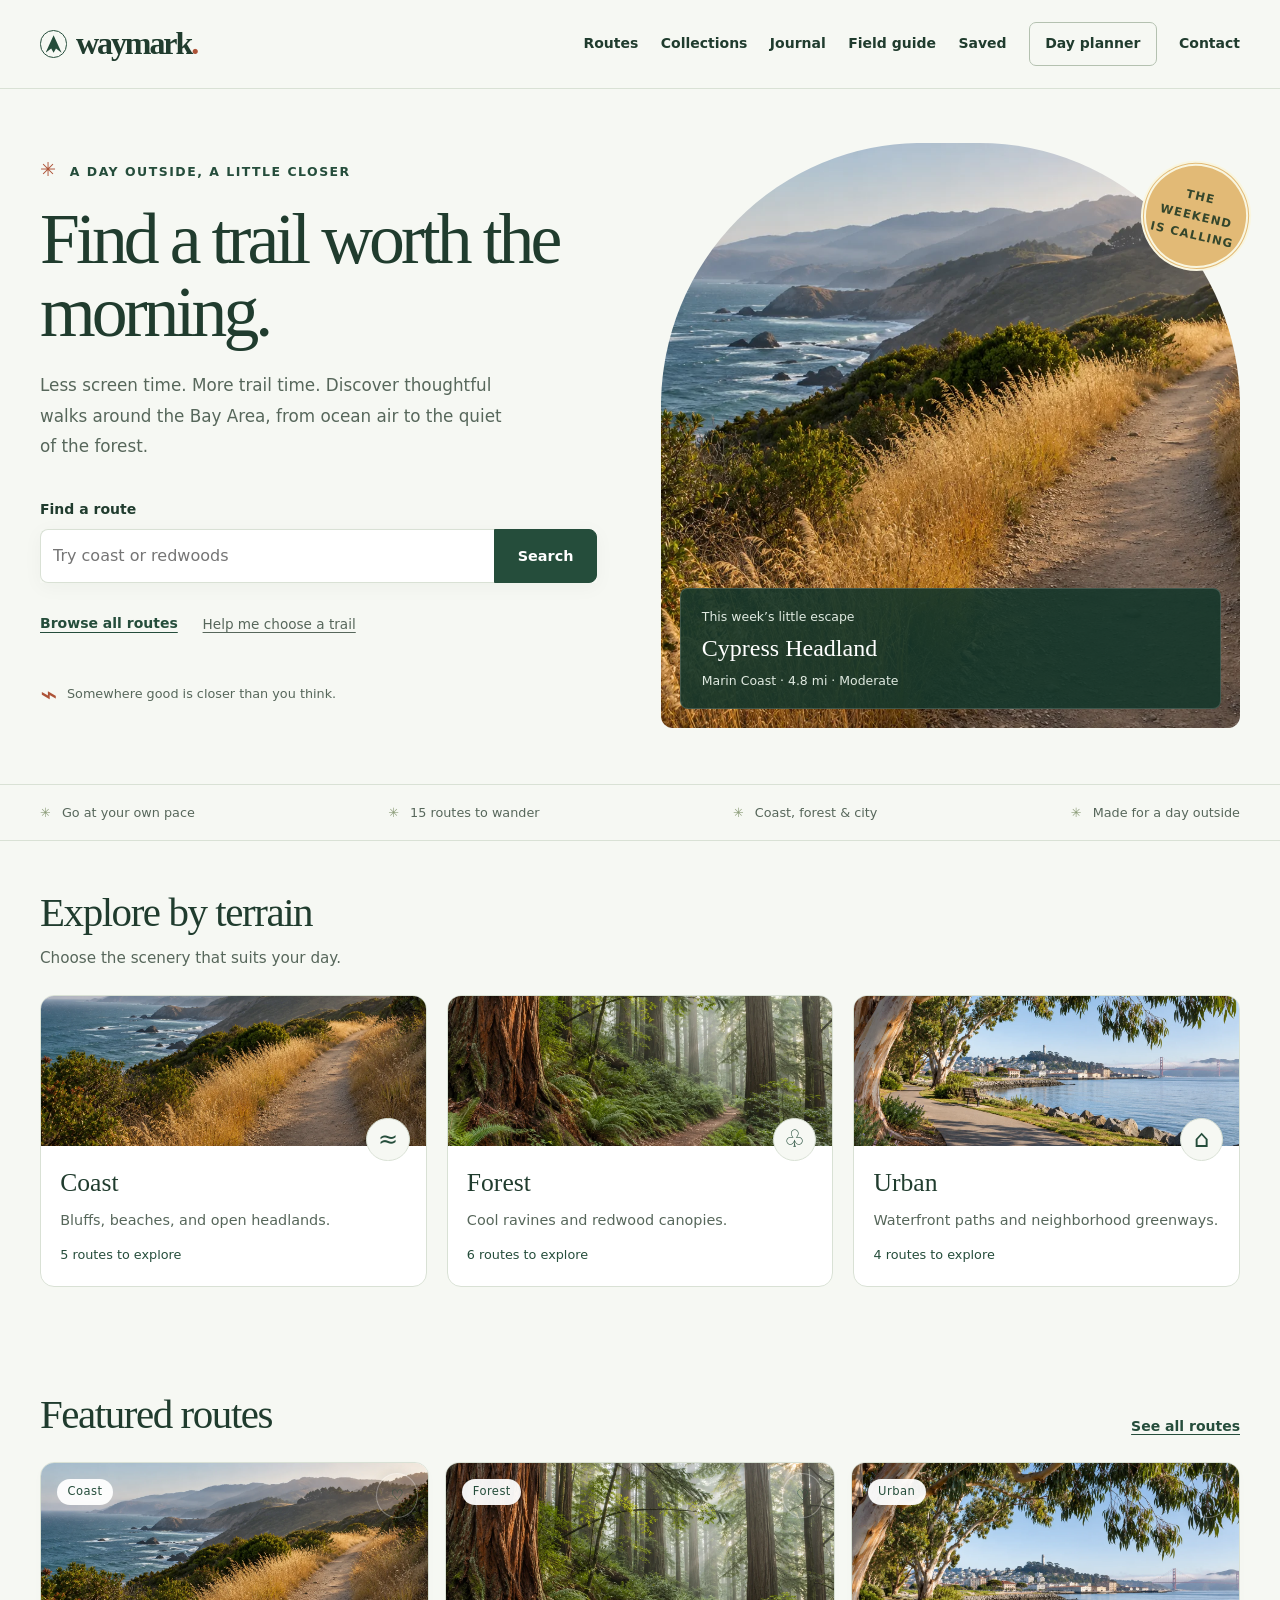
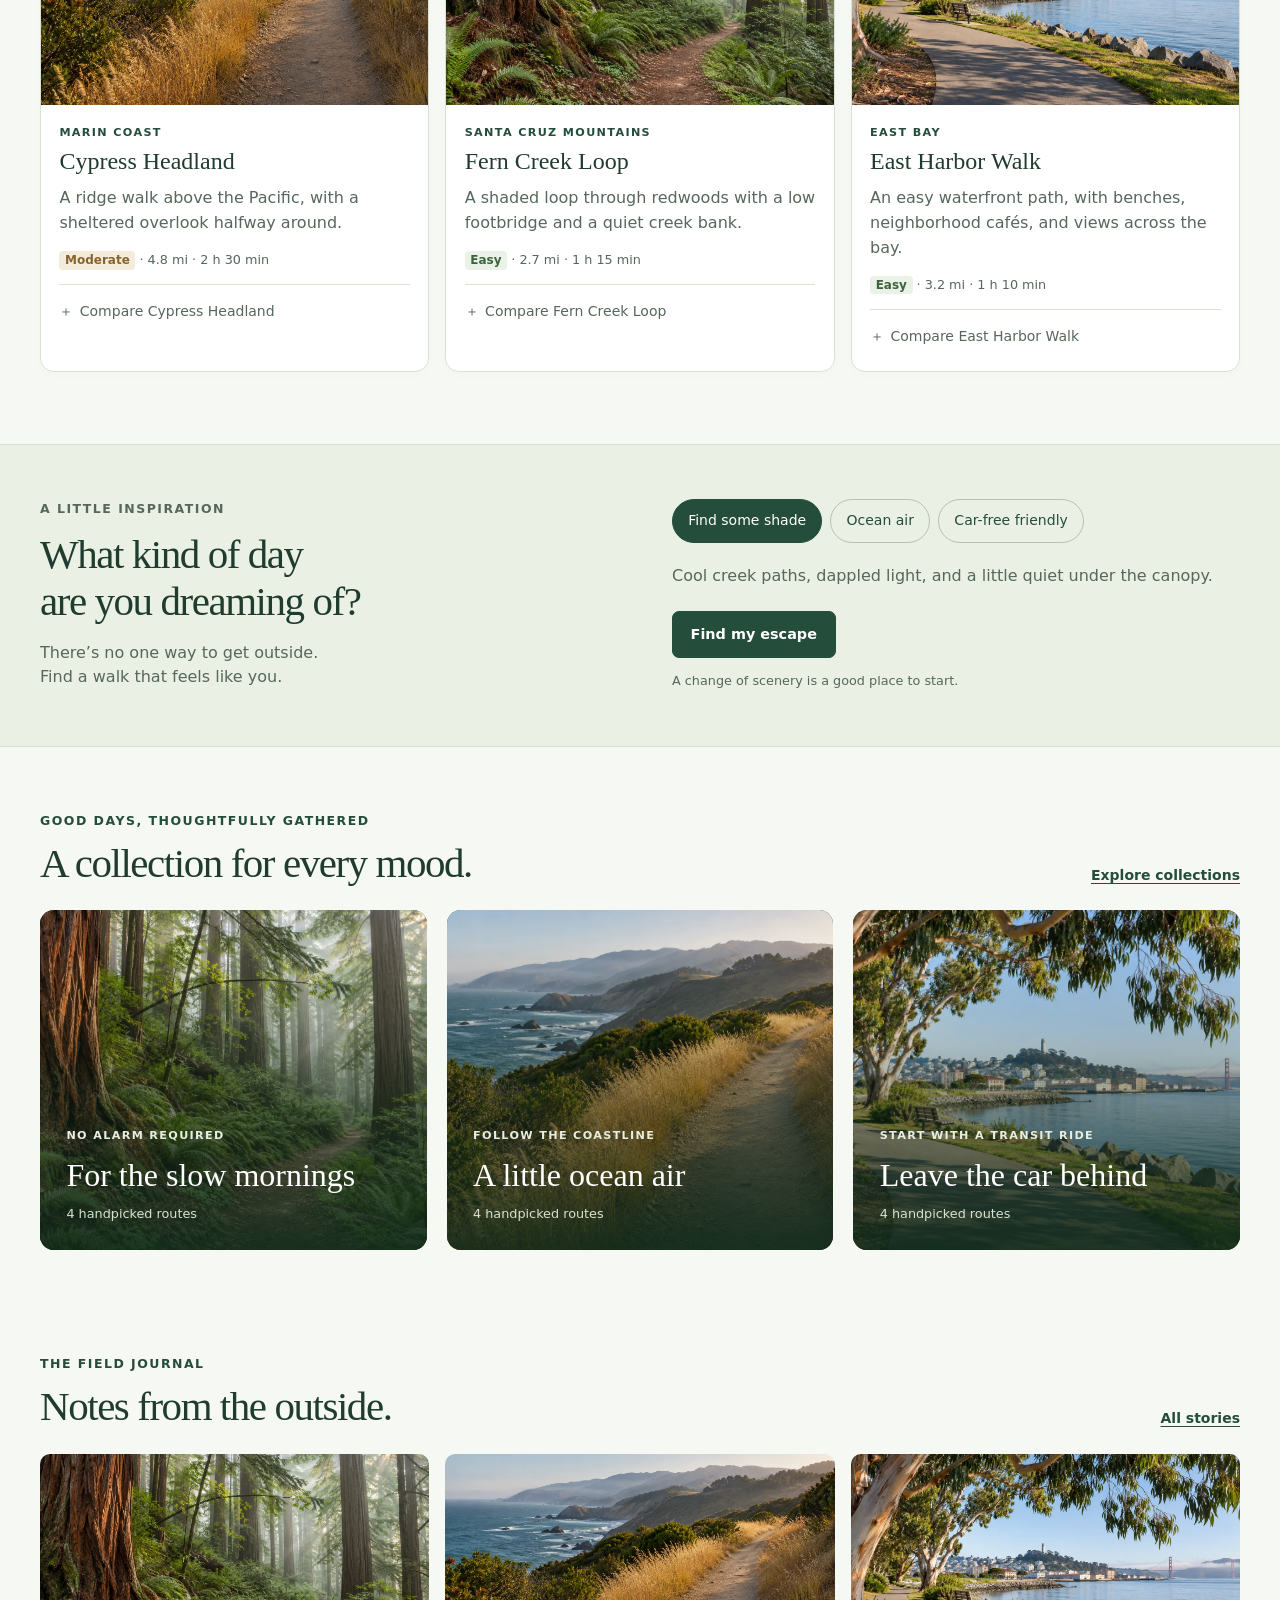
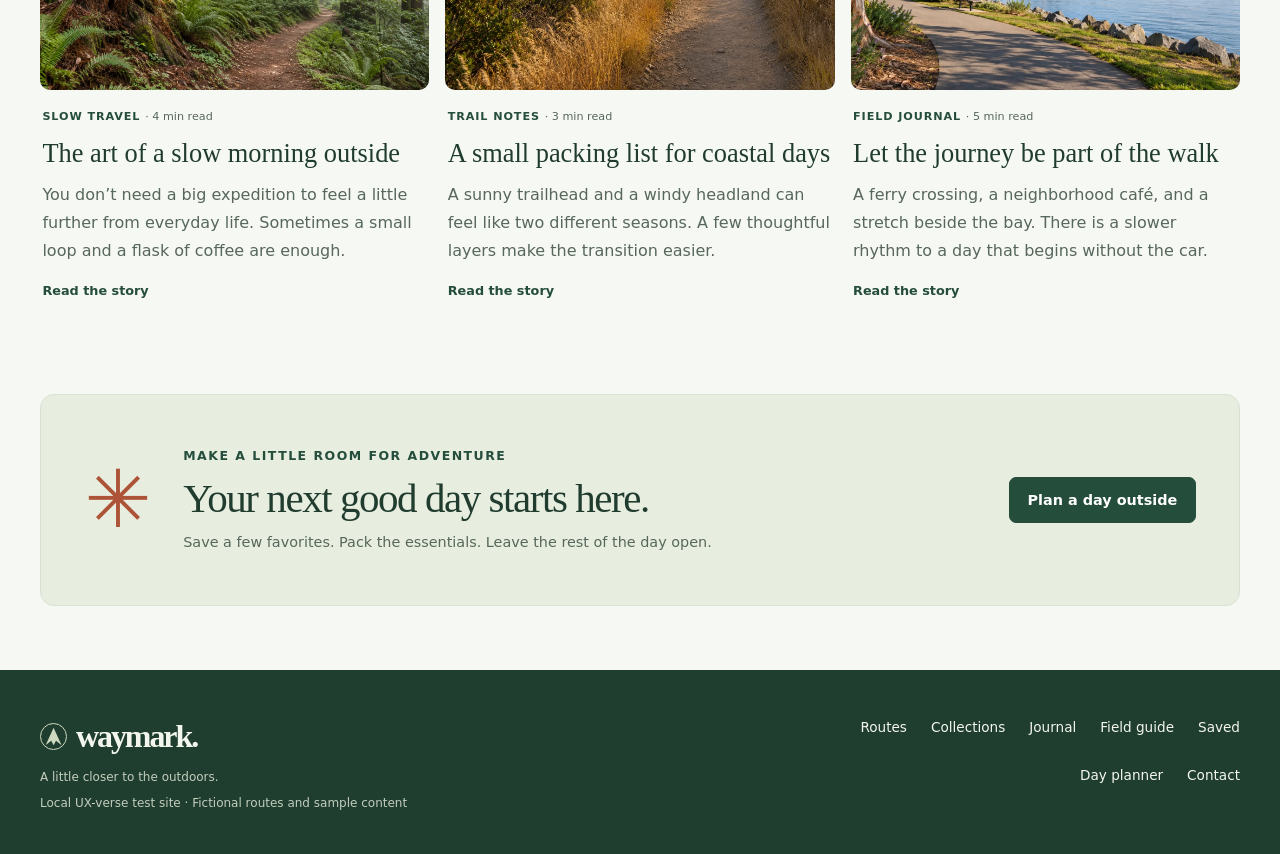
<file: mock/index.html>
<!doctype html>
<html lang="en">
<head>
  <meta charset="utf-8">
  <meta name="viewport" content="width=device-width, initial-scale=1">
  <meta name="description" content="Find your next Bay Area day hike, from coastal headlands to city waterfronts.">
  <title>Waymark · Bay Area day hikes</title>
  <link rel="stylesheet" href="site.css">
  <script type="module" src="site.js"></script>
</head>
<body data-page="home">
  <a class="skip" href="#main">Skip to content</a>
  <header class="header" id="header"></header>
  <main id="main"></main>
  <footer id="footer"></footer>
</body>
</html>
</file>
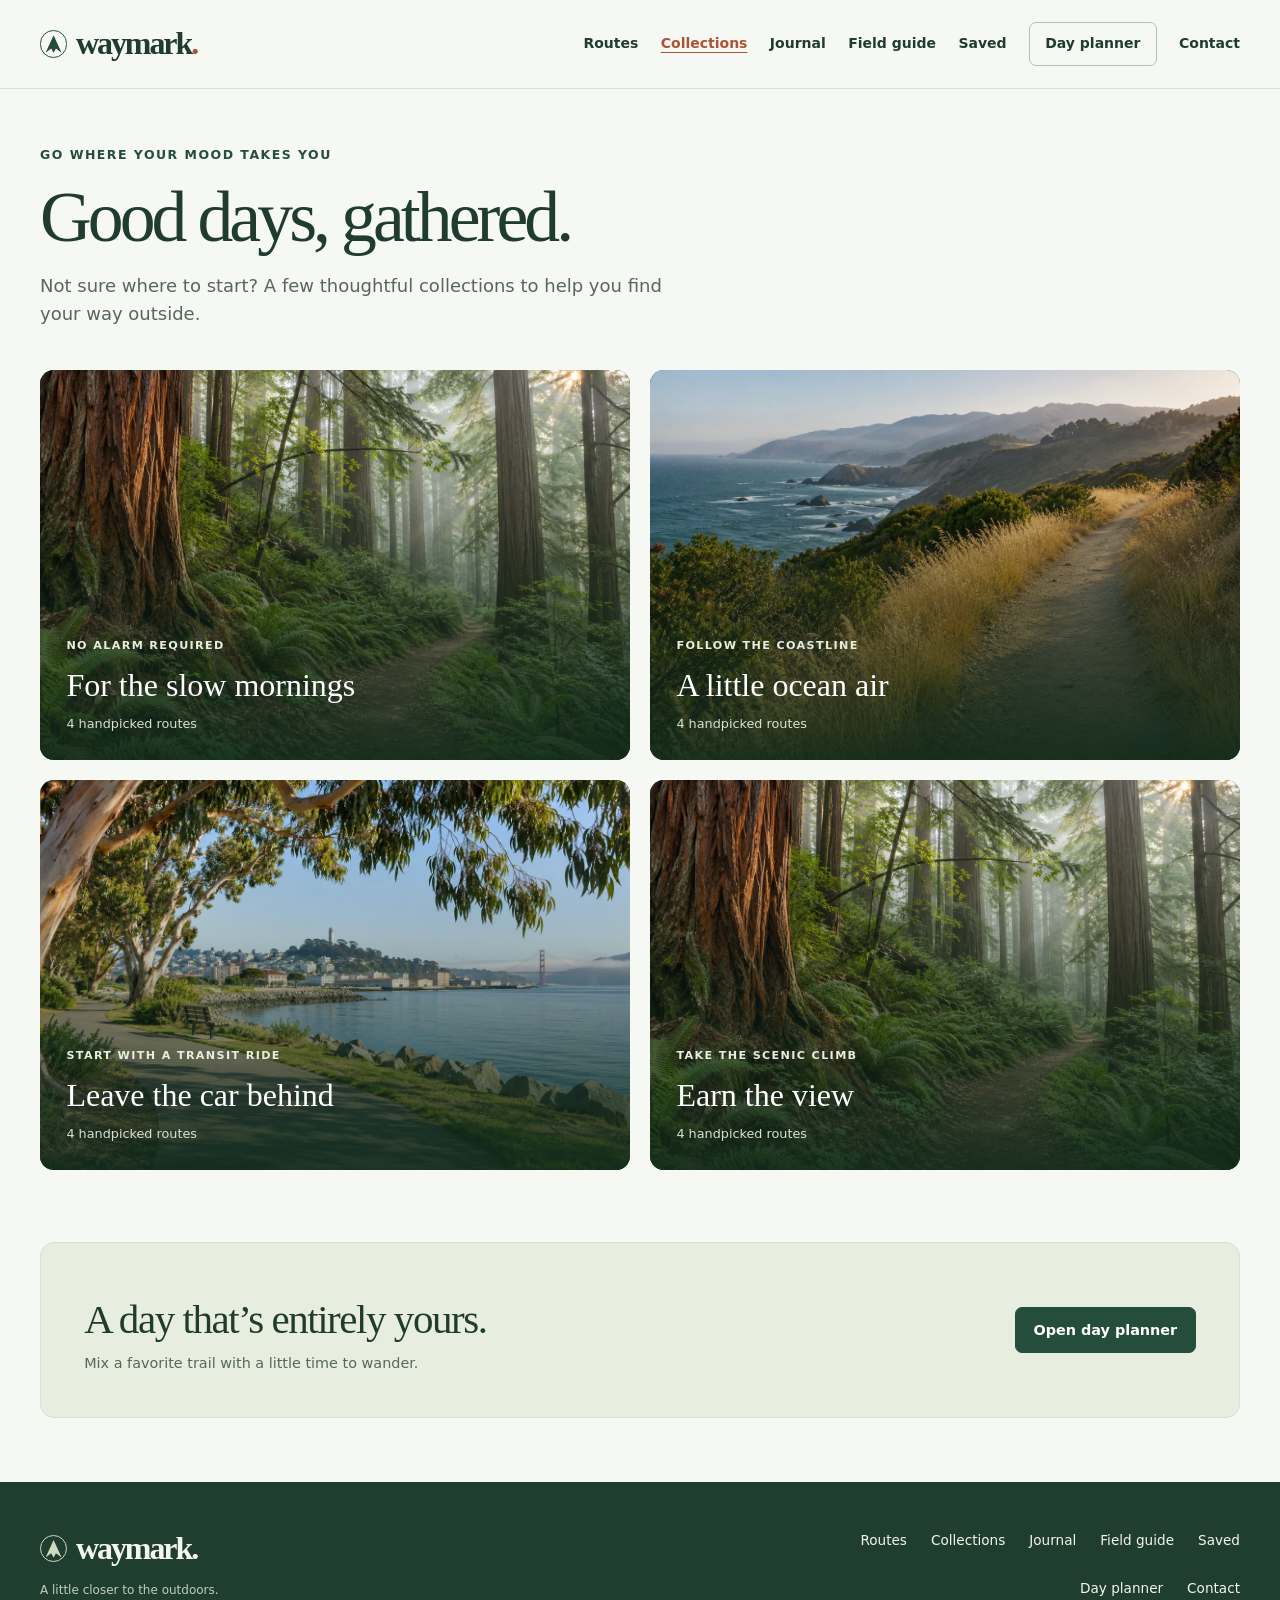
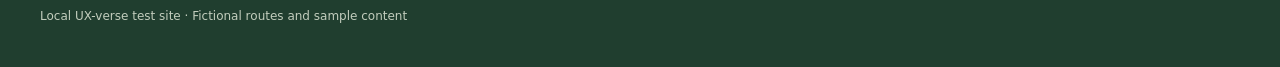
<file: mock/collections.html>
<!doctype html>
<html lang="en">
<head><meta charset="utf-8"><meta name="viewport" content="width=device-width, initial-scale=1"><meta name="description" content="Thoughtfully gathered fictional walks for every kind of day."><title>Collections · Waymark</title><link rel="stylesheet" href="site.css"><script type="module" src="site.js"></script></head>
<body data-page="collections"><a class="skip" href="#main">Skip to content</a><header class="header" id="header"></header><main id="main"></main><footer id="footer"></footer></body>
</html>
</file>
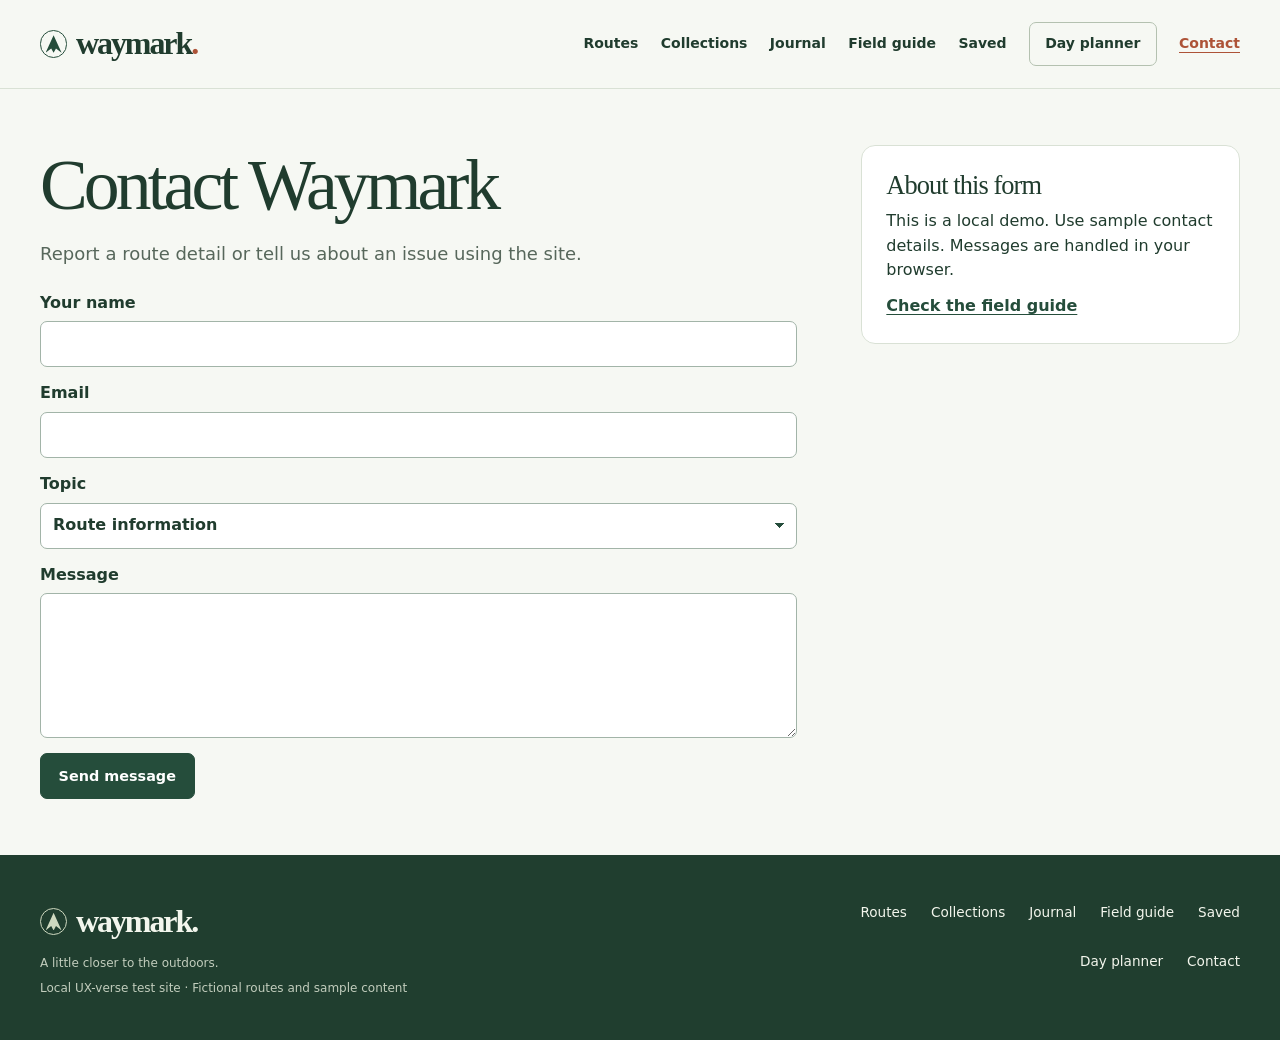
<file: mock/contact.html>
<!doctype html>
<html lang="en">
<head>
  <meta charset="utf-8">
  <meta name="viewport" content="width=device-width, initial-scale=1">
  <title>Contact · Waymark</title>
  <link rel="stylesheet" href="site.css">
  <script type="module" src="site.js"></script>
</head>
<body data-page="contact">
  <a class="skip" href="#main">Skip to content</a>
  <header class="header" id="header"></header>
  <main id="main"></main>
  <footer id="footer"></footer>
</body>
</html>
</file>
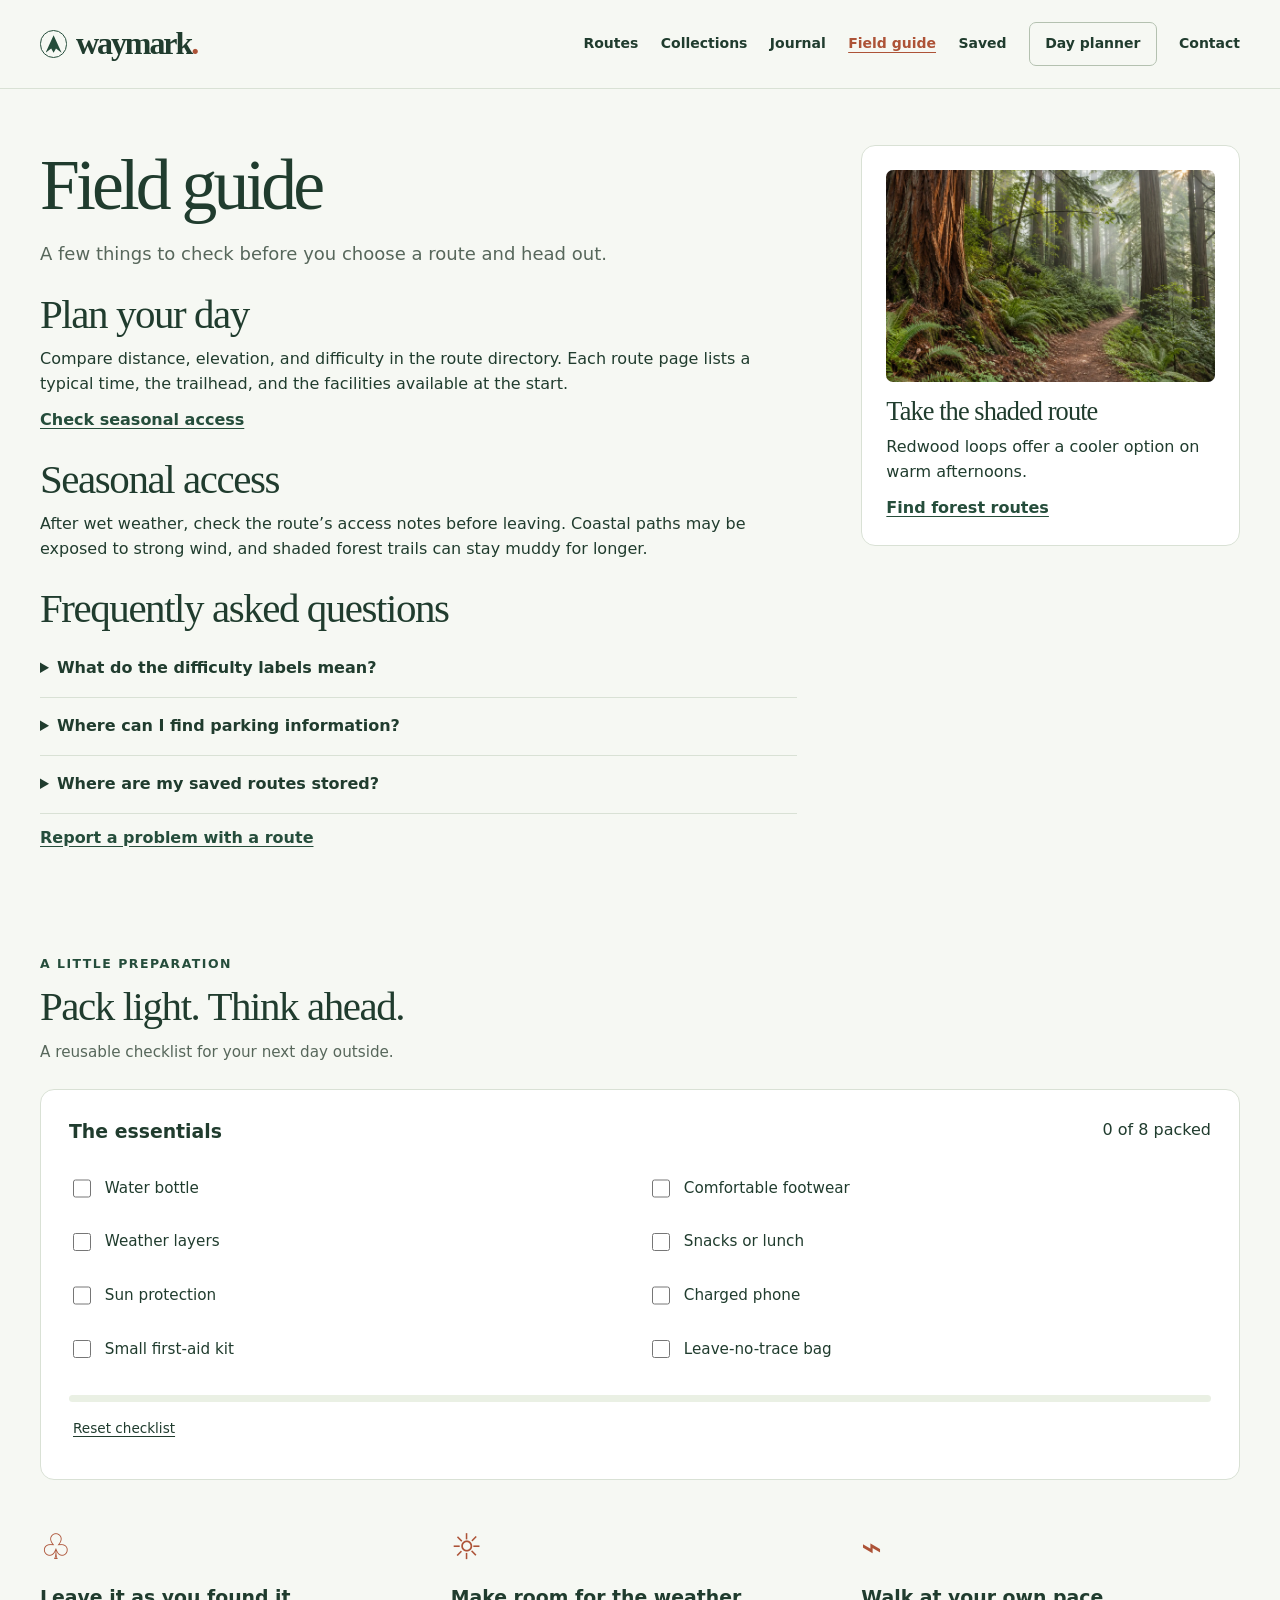
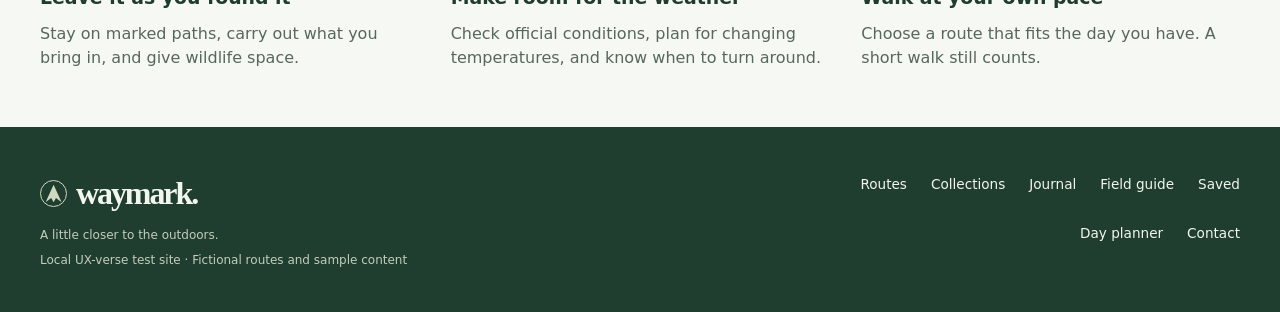
<file: mock/guide.html>
<!doctype html>
<html lang="en">
<head>
  <meta charset="utf-8">
  <meta name="viewport" content="width=device-width, initial-scale=1">
  <title>Field guide · Waymark</title>
  <link rel="stylesheet" href="site.css">
  <script type="module" src="site.js"></script>
</head>
<body data-page="guide">
  <a class="skip" href="#main">Skip to content</a>
  <header class="header" id="header"></header>
  <main id="main"></main>
  <footer id="footer"></footer>
</body>
</html>
</file>
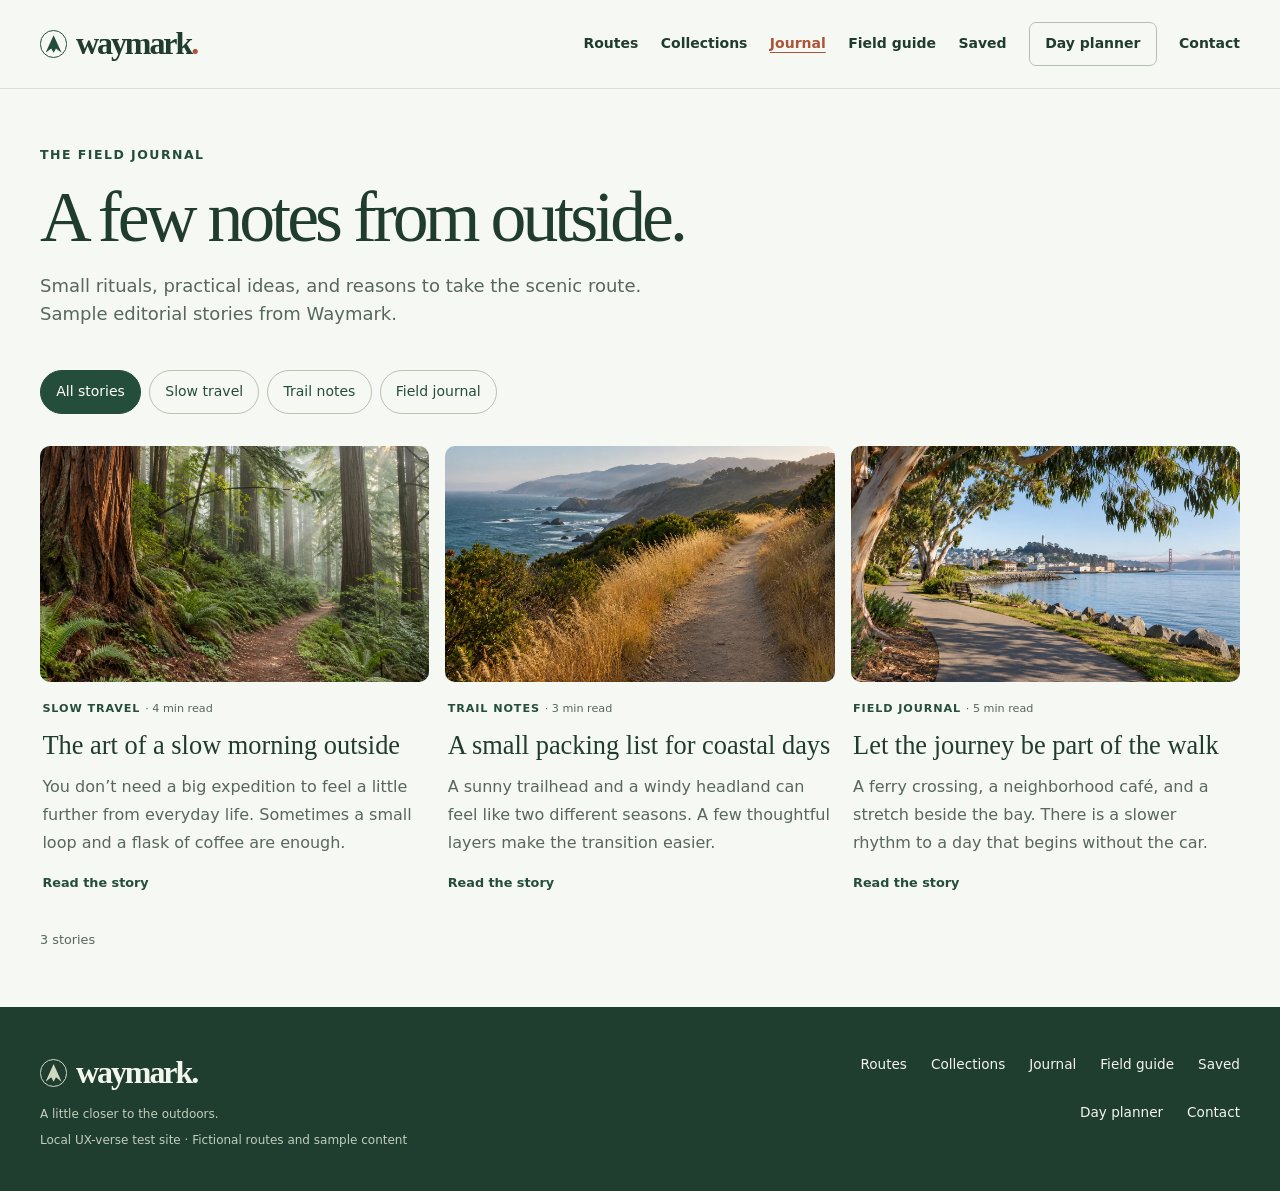
<file: mock/journal.html>
<!doctype html>
<html lang="en">
<head><meta charset="utf-8"><meta name="viewport" content="width=device-width, initial-scale=1"><meta name="description" content="Small rituals and practical ideas for a day outside. Sample stories from Waymark."><title>Field journal · Waymark</title><link rel="stylesheet" href="site.css"><script type="module" src="site.js"></script></head>
<body data-page="journal"><a class="skip" href="#main">Skip to content</a><header class="header" id="header"></header><main id="main"></main><footer id="footer"></footer></body>
</html>
</file>
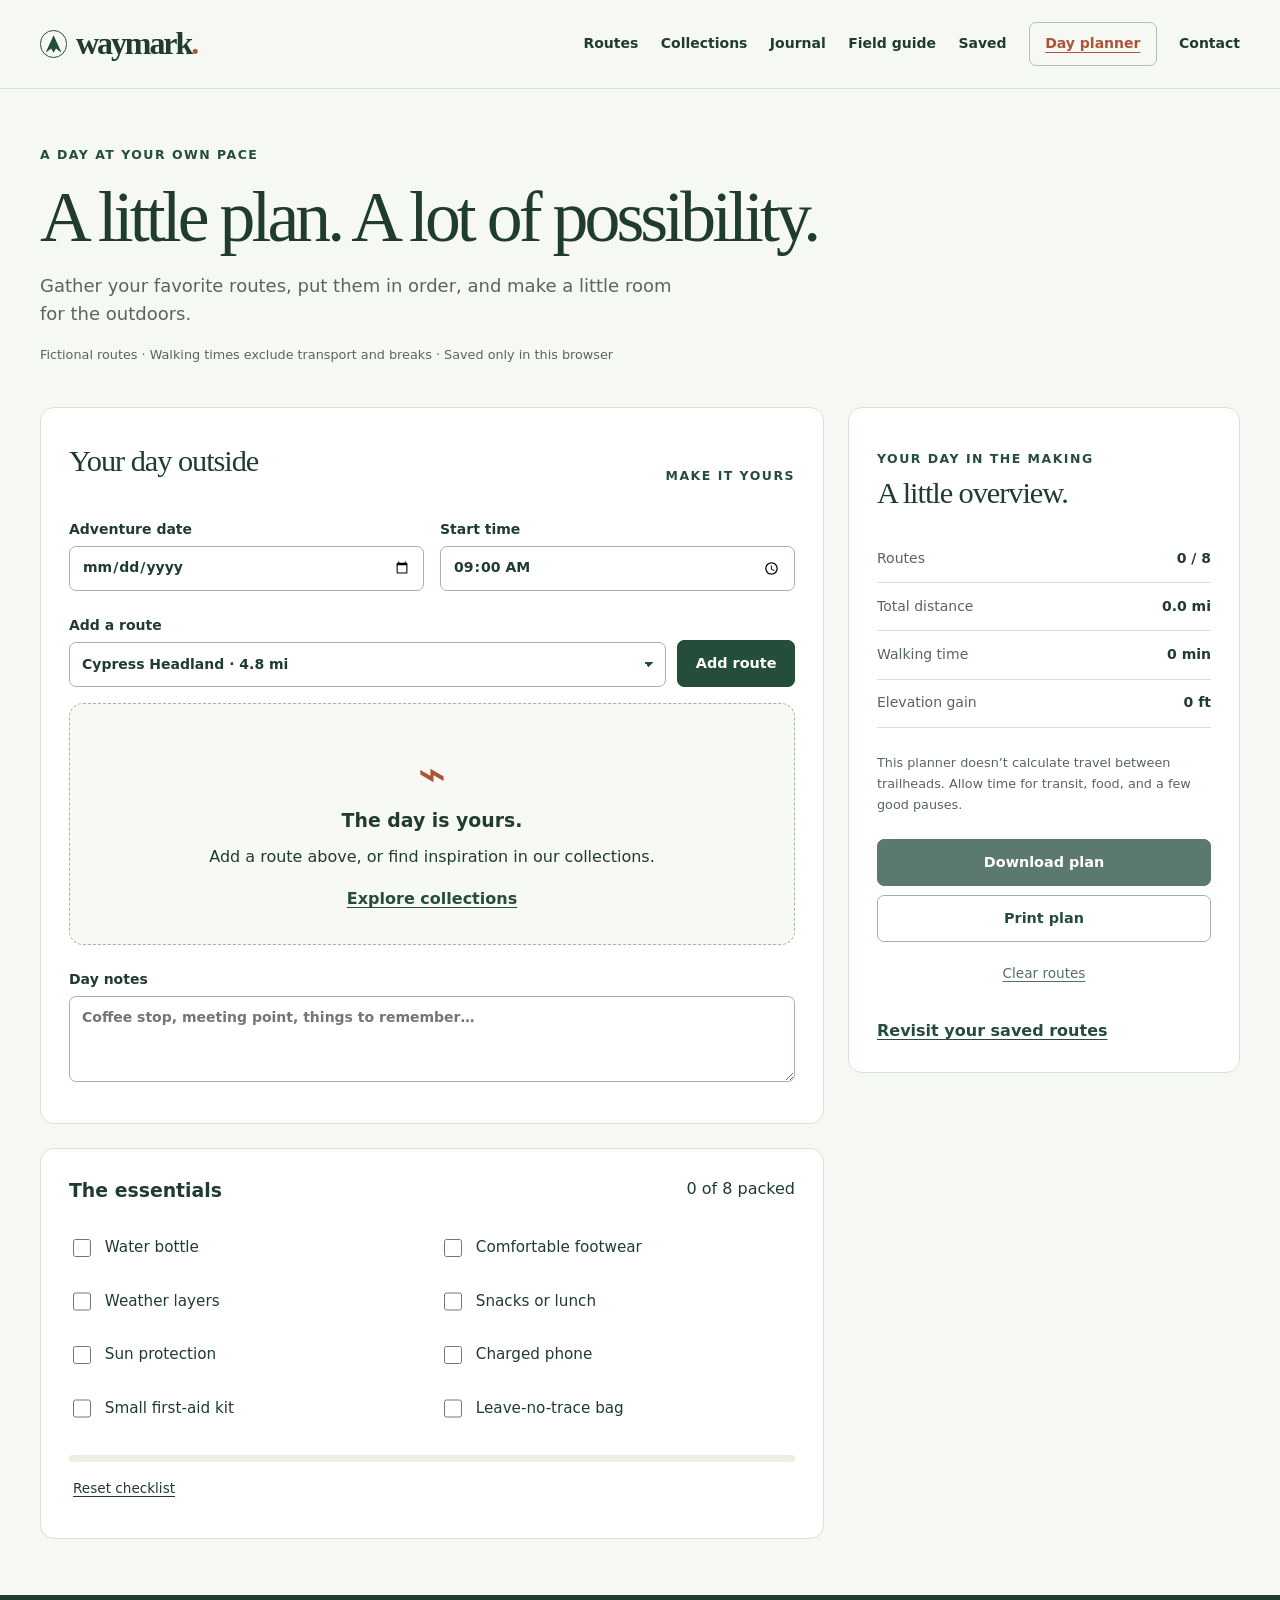
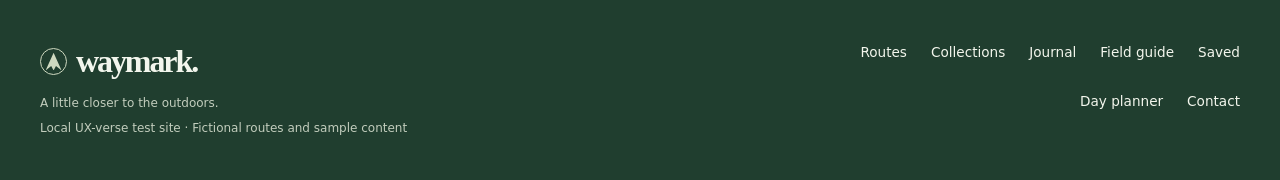
<file: mock/planner.html>
<!doctype html>
<html lang="en">
<head><meta charset="utf-8"><meta name="viewport" content="width=device-width, initial-scale=1"><meta name="description" content="Build a fictional day itinerary, reorder walks, and pack the essentials."><title>Day planner · Waymark</title><link rel="stylesheet" href="site.css"><script type="module" src="site.js"></script></head>
<body data-page="planner"><a class="skip" href="#main">Skip to content</a><header class="header" id="header"></header><main id="main"></main><footer id="footer"></footer></body>
</html>
</file>
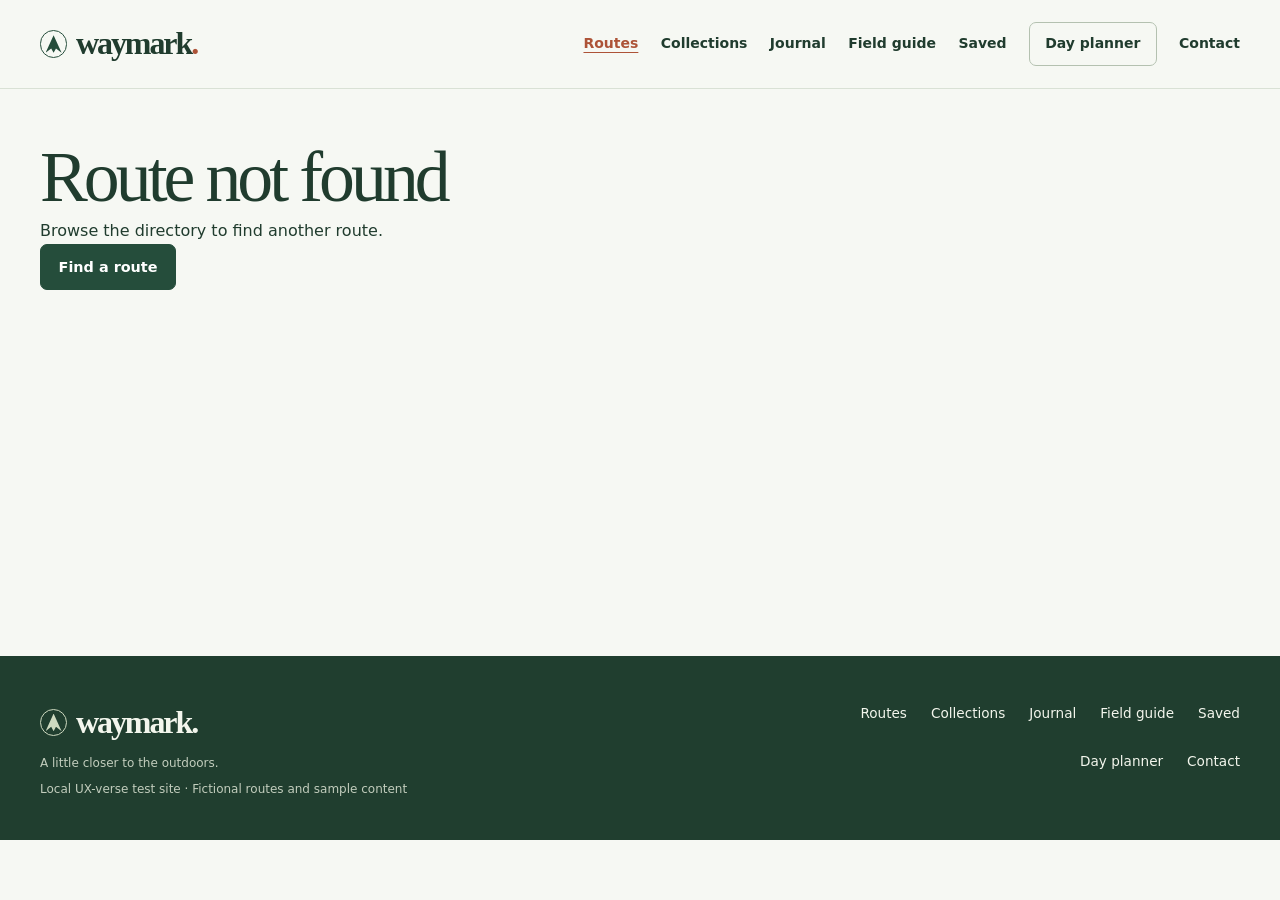
<file: mock/route.html>
<!doctype html>
<html lang="en">
<head>
  <meta charset="utf-8">
  <meta name="viewport" content="width=device-width, initial-scale=1">
  <title>Route details · Waymark</title>
  <link rel="stylesheet" href="site.css">
  <script type="module" src="site.js"></script>
</head>
<body data-page="detail">
  <a class="skip" href="#main">Skip to content</a>
  <header class="header" id="header"></header>
  <main id="main"></main>
  <footer id="footer"></footer>
</body>
</html>
</file>
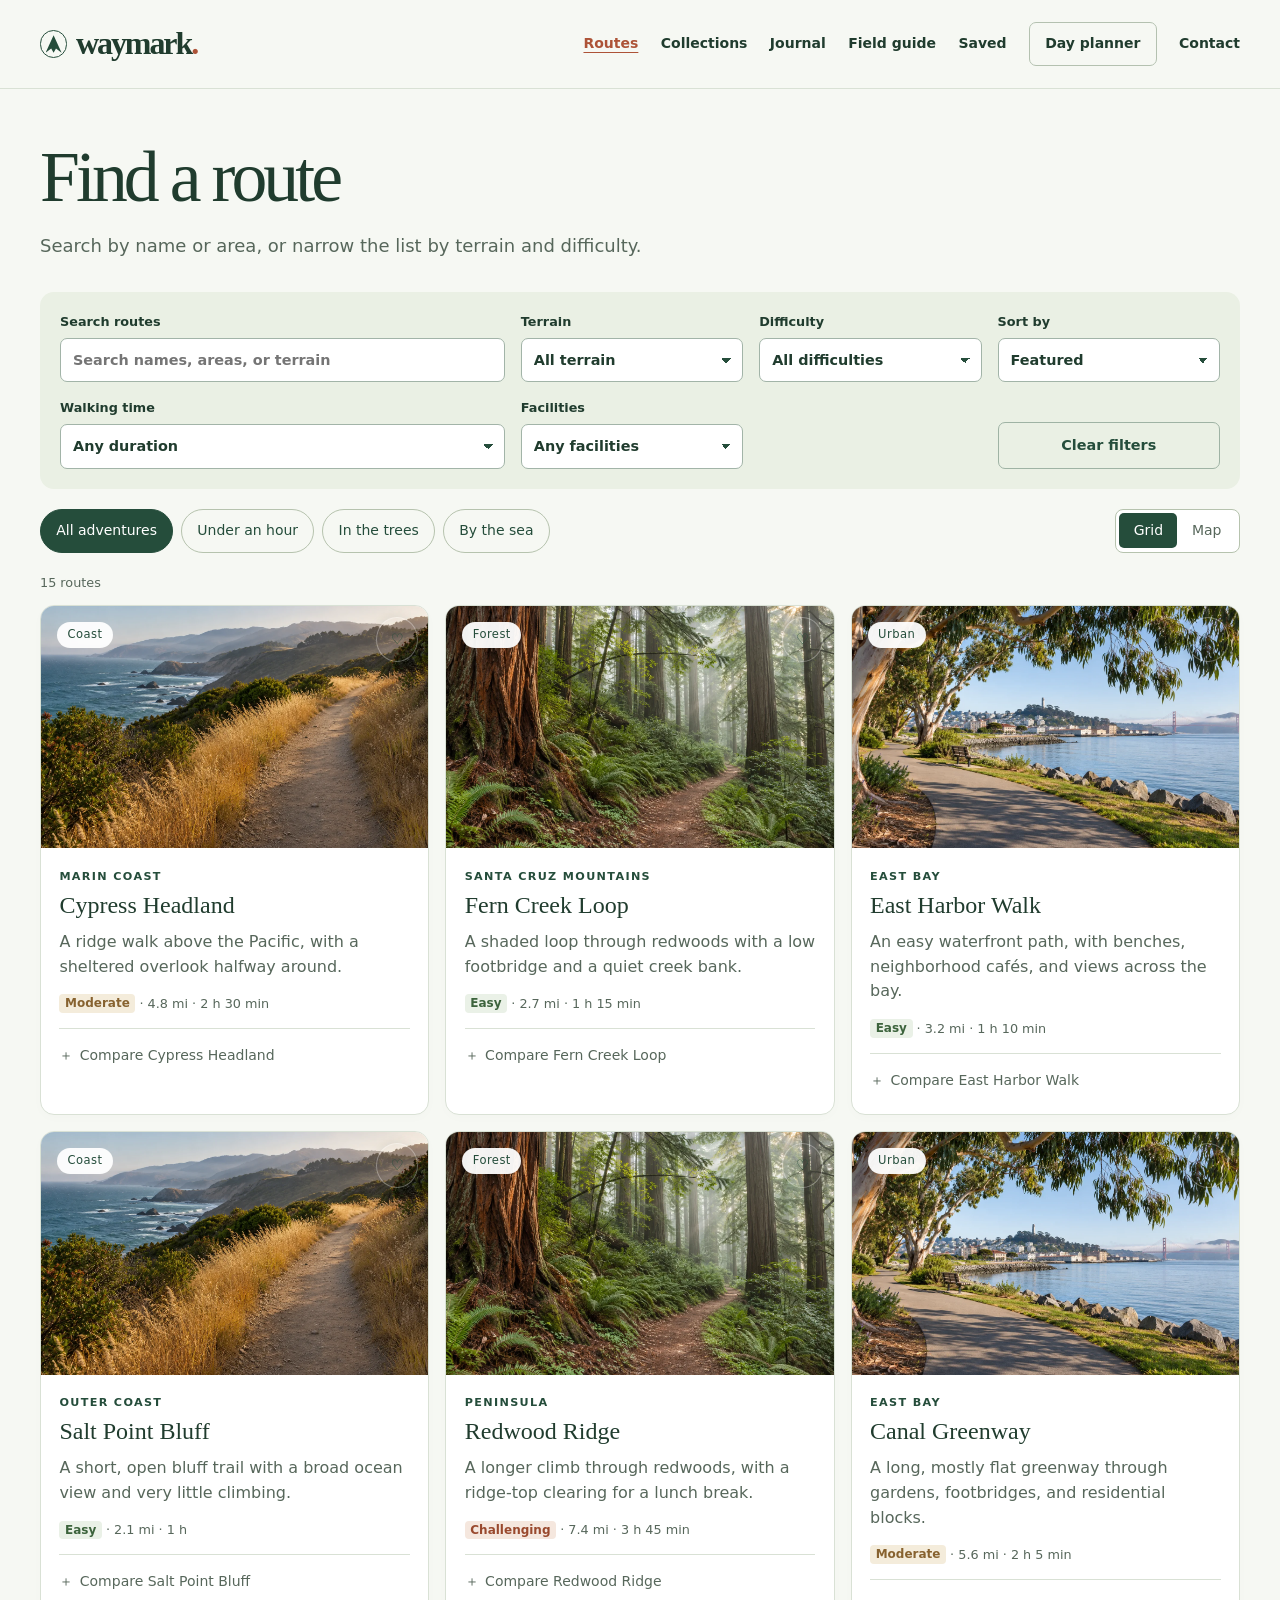
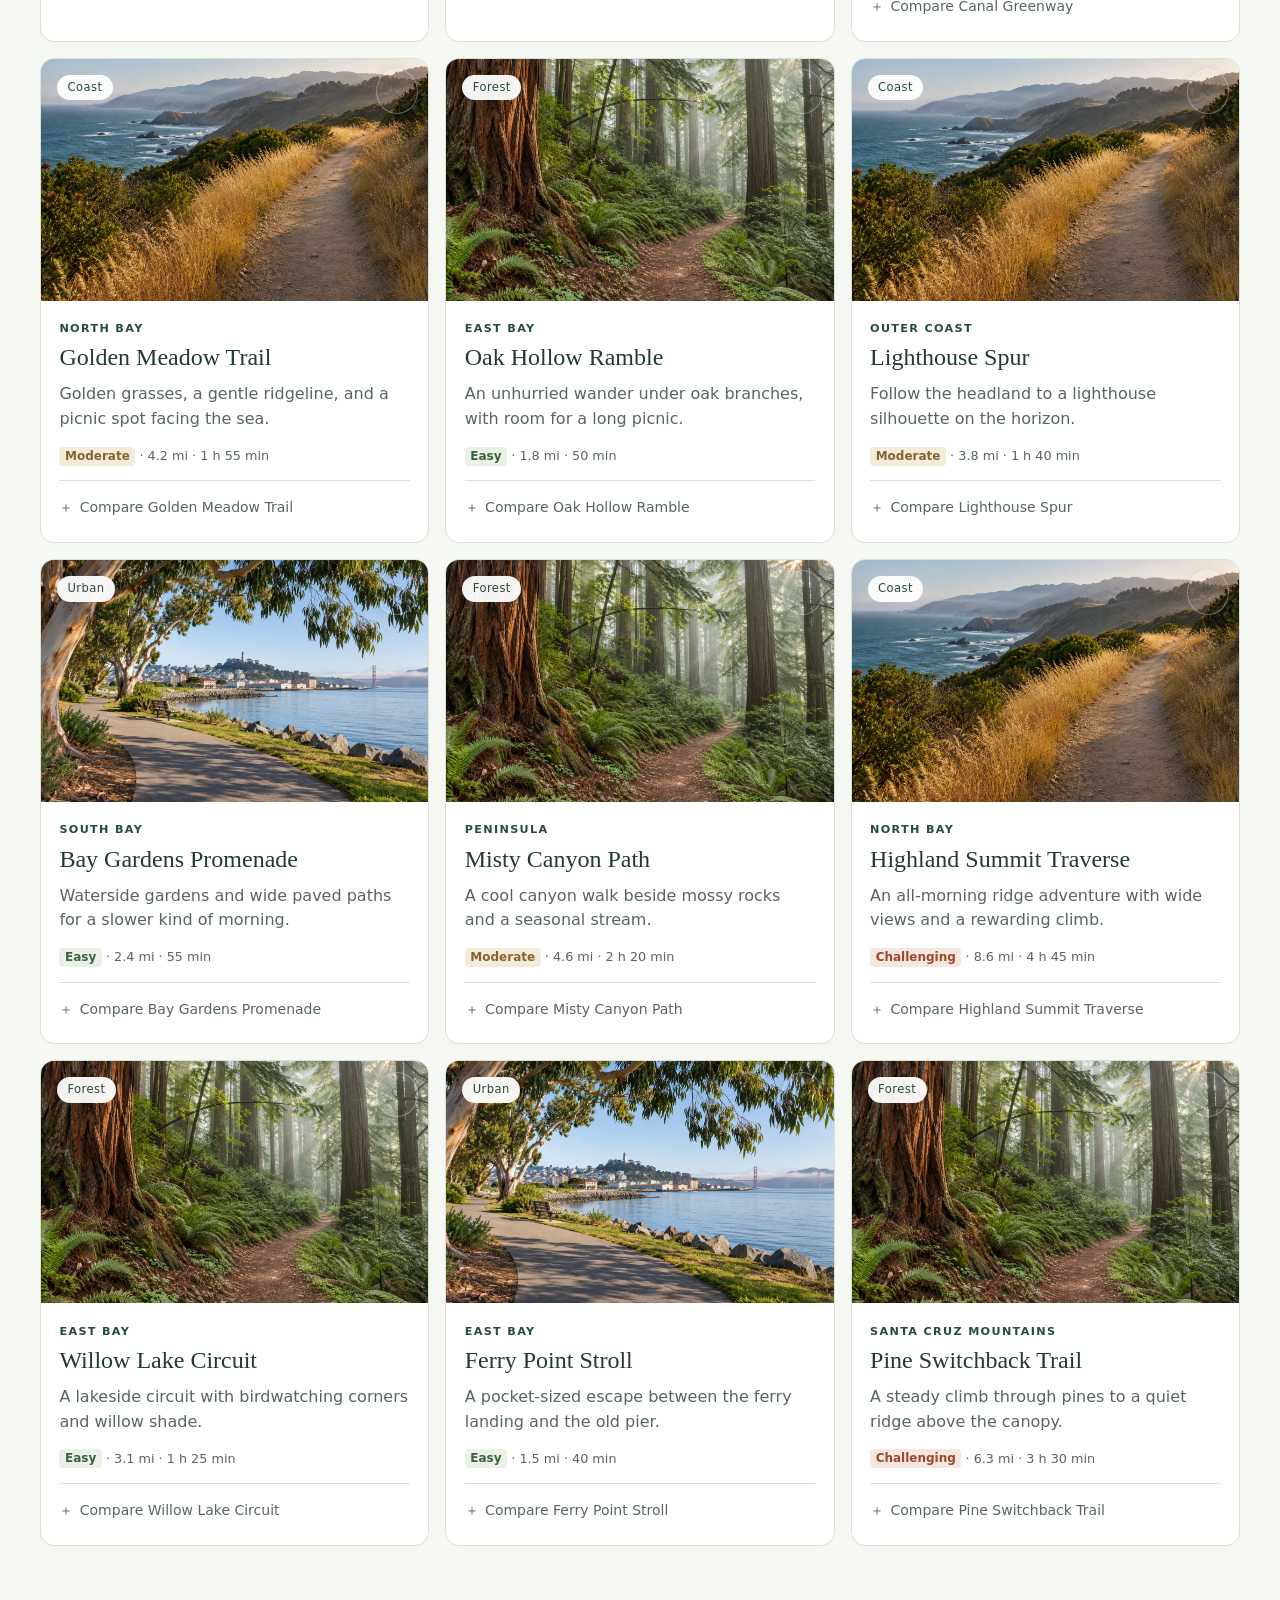
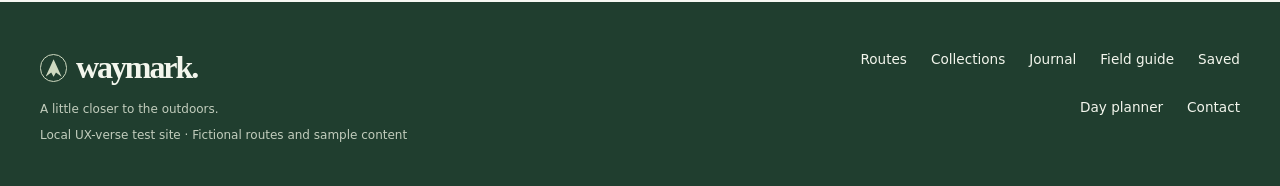
<file: mock/routes.html>
<!doctype html>
<html lang="en">
<head>
  <meta charset="utf-8">
  <meta name="viewport" content="width=device-width, initial-scale=1">
  <title>Find a route · Waymark</title>
  <link rel="stylesheet" href="site.css">
  <script type="module" src="site.js"></script>
</head>
<body data-page="routes">
  <a class="skip" href="#main">Skip to content</a>
  <header class="header" id="header"></header>
  <main id="main"></main>
  <footer id="footer"></footer>
</body>
</html>
</file>
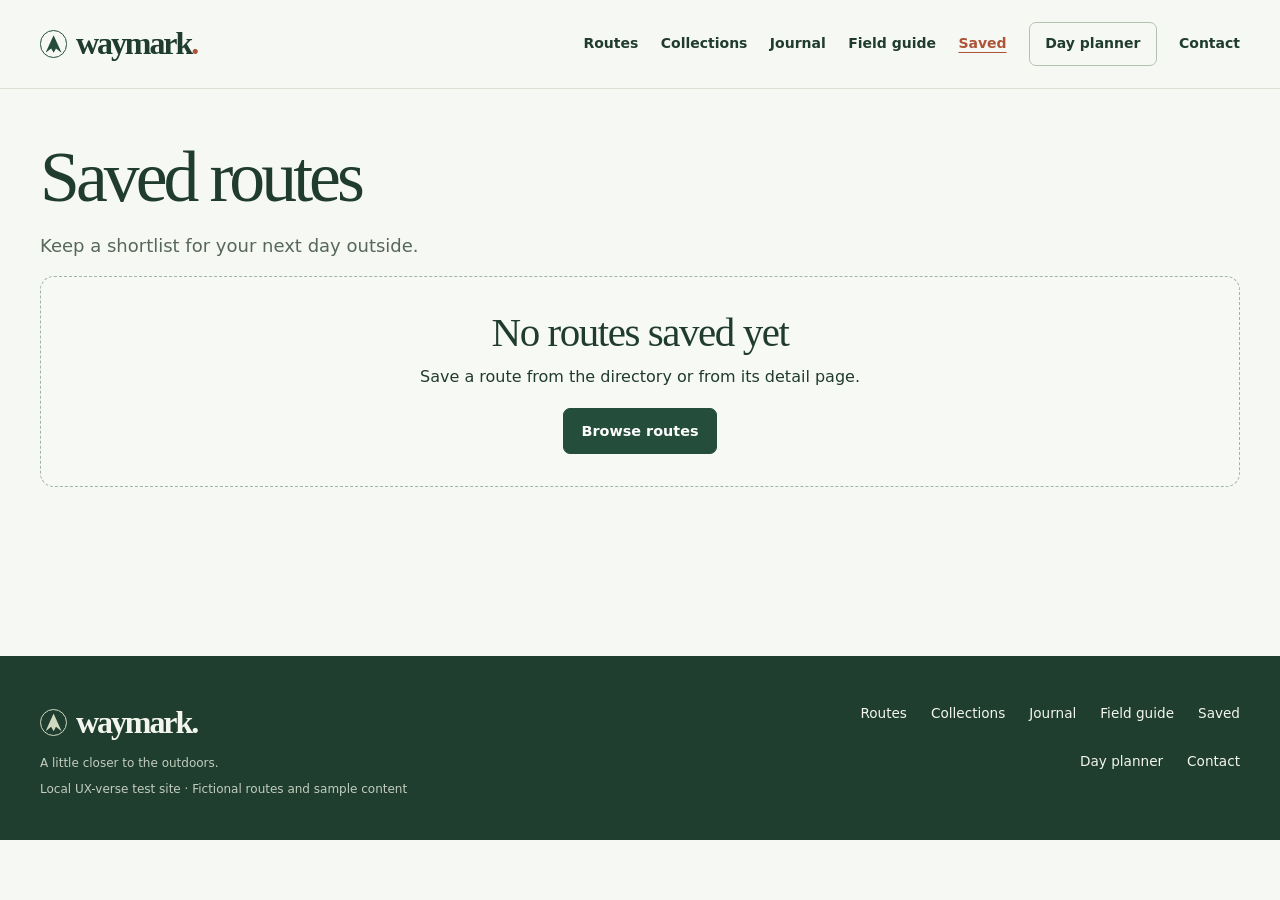
<file: mock/saved.html>
<!doctype html>
<html lang="en">
<head>
  <meta charset="utf-8">
  <meta name="viewport" content="width=device-width, initial-scale=1">
  <title>Saved routes · Waymark</title>
  <link rel="stylesheet" href="site.css">
  <script type="module" src="site.js"></script>
</head>
<body data-page="saved">
  <a class="skip" href="#main">Skip to content</a>
  <header class="header" id="header"></header>
  <main id="main"></main>
  <footer id="footer"></footer>
</body>
</html>
</file>
<file: mock/site.css>
:root {
  color-scheme: light;
  --paper: #f8faf7;
  --white: #fff;
  --ink: #182822;
  --muted: #4d6257;
  --line: #d5ded4;
  --green: #204f40;
  --wash: #e8f0e8;
  --gold: #e5b86c;
  --radius: 12px;
  font: 100%/1.55 system-ui, sans-serif;
  color: var(--ink);
  background: var(--paper);
}

*, *::before, *::after { box-sizing: border-box; }
body { margin: 0; }
[hidden] { display: none !important; }
a { color: inherit; }
button, input, select, textarea { font: inherit; }
button, select { cursor: pointer; }
button:disabled { cursor: wait; opacity: .75; }
img { display: block; max-width: 100%; }
figure, p { margin: 0; }
:focus-visible { outline: 3px solid #a76820; outline-offset: 3px; }
h1, h2, h3 { margin: 0; line-height: 1.14; }
h1, h2, .brand { font-family: Georgia, serif; }
h1 { font-size: clamp(2.6rem, 6vw, 4.5rem); letter-spacing: -.055em; }
h2 { font-size: clamp(1.55rem, 3vw, 2.3rem); letter-spacing: -.035em; }
h3 { font-size: 1.18rem; }
main { min-height: 63vh; }
.wrap { width: min(72rem, calc(100% - 4rem)); margin-inline: auto; }
.skip { position: fixed; left: 1rem; top: 1rem; transform: translateY(-160%); z-index: 5; padding: .75rem 1rem; background: var(--white); }
.skip:focus { transform: none; }

.header { border-bottom: 1px solid var(--line); background: var(--white); }
.topbar, .footer-inner { display: flex; align-items: center; justify-content: space-between; gap: 1rem; padding-block: 1.1rem; }
.brand { display: inline-flex; align-items: center; gap: .6rem; text-decoration: none; font-size: 1.65rem; font-weight: bold; letter-spacing: -.06em; }
.mark { width: 1.35rem; height: 1.35rem; display: inline-grid; place-items: center; background: var(--green); border-radius: .25rem; }
.mark::after { content: ''; width: .65rem; height: .65rem; background: var(--gold); clip-path: polygon(50% 0, 100% 100%, 0 100%); }
.topbar nav, .footer-inner nav { display: flex; align-items: center; flex-wrap: wrap; gap: .45rem 1.35rem; }
.topbar nav a, .footer-inner nav a { text-decoration: none; font-weight: 600; padding: .35rem 0; }
.topbar nav a[aria-current], .topbar nav a:hover, .footer-inner nav a:hover { text-decoration: underline; text-underline-offset: .3em; }
.menu { display: none !important; }

.hero { display: grid; grid-template-columns: .85fr 1.15fr; gap: clamp(2rem, 6vw, 4.75rem); align-items: center; padding-block: 3rem; }
.hero h1 { margin-block: .65rem 1.2rem; }
.hero-search { margin-block: 1.75rem .9rem; }
.hero-search > div { display: flex; gap: .6rem; }
.hero figure { min-width: 0; position: relative; }
.hero figure > img { width: 100%; aspect-ratio: 1.23; object-fit: cover; border-radius: var(--radius); }
.hero figcaption { display: grid; position: absolute; left: .8rem; bottom: .8rem; padding: .7rem 1rem; border-radius: 8px; background: #162a23f0; color: #fff; }
.hero figcaption span { color: #e0eae1; font-size: .875rem; }
.hero figcaption a { font-weight: 700; text-underline-offset: .2em; }
.eyebrow { color: var(--green); font-size: .875rem; font-weight: 750; letter-spacing: .06em; text-transform: uppercase; }
.lede { margin-top: .85rem; color: var(--muted); font-size: 1.125rem; max-width: 40rem; }

.button { display: inline-flex; justify-content: center; align-items: center; min-height: 2.8rem; padding: .5rem 1.05rem; border: 1px solid var(--green); border-radius: 7px; background: var(--green); color: white; font-weight: 650; text-decoration: none; white-space: nowrap; }
.button:hover { background: #143b30; }
.button.secondary { background: var(--white); color: var(--green); border-color: #9fb3a4; }
.button.secondary:hover, .button.secondary[aria-pressed="true"] { background: var(--wash); }
.text-link { color: var(--green); font-weight: 670; text-underline-offset: .2em; }

.section { padding-block: 2.5rem 3rem; }
.section-title { display: flex; align-items: flex-end; justify-content: space-between; gap: 1rem; margin-bottom: 1.25rem; }
.section-title p + h1, .section-title h2 + p { margin-top: .45rem; }
.section-title h2 + p { color: var(--muted); }
.terrain-list, .grid { display: grid; grid-template-columns: repeat(3, minmax(0, 1fr)); gap: 1rem; }
.terrain-list a { display: grid; gap: .3rem; padding: 1rem 1.15rem; border: 1px solid var(--line); border-radius: var(--radius); background: var(--white); text-decoration: none; }
.terrain-list strong { font-size: 1.15rem; }
.terrain-list span { color: var(--muted); }
.terrain-list a:hover { border-color: var(--green); background: var(--wash); }

.card { position: relative; min-width: 0; overflow: hidden; border: 1px solid var(--line); border-radius: var(--radius); background: var(--white); }
.card img { width: 100%; aspect-ratio: 1.72; object-fit: cover; }
.card a { display: block; text-decoration: none; }
.card a:focus-visible { outline-offset: -3px; }
.card a:hover h3 { text-decoration: underline; text-underline-offset: .18em; }
.card-title { display: grid; gap: .3rem; padding: .9rem 1rem .4rem; }
.card-body { display: grid; gap: .75rem; padding: 0 1rem 1rem; color: var(--muted); }
.save { position: absolute; top: .65rem; right: .65rem; width: 2.75rem; padding: 0; font-size: 1.5rem; }
.stats { color: var(--muted); font-size: .92rem; font-weight: 600; }

label { display: grid; gap: .35rem; color: var(--ink); font-weight: 650; }
input, select, textarea { min-width: 0; width: 100%; min-height: 2.8rem; padding: .6rem .75rem; border: 1px solid #a2b4a8; border-radius: 7px; background: var(--white); color: var(--ink); }
select { appearance: none; padding-right: 1.9rem; background-image: linear-gradient(45deg, transparent 50%, var(--green) 50%), linear-gradient(135deg, var(--green) 50%, transparent 50%); background-size: 5px 5px; background-position: right 16px center, right 11px center; background-repeat: no-repeat; }
textarea { resize: vertical; }
.filters { display: grid; grid-template-columns: 2fr repeat(3, minmax(8rem, 1fr)) auto; gap: .9rem; align-items: end; margin-block: 1.5rem 1rem; padding: 1rem; background: var(--wash); border-radius: var(--radius); }
#result-count { margin-bottom: .75rem; }
.empty { grid-column: 1 / -1; border: 1px dashed #a2b4a8; border-radius: var(--radius); padding: 2rem; margin-top: 1rem; text-align: center; }
.empty p { margin-block: .6rem 1.1rem; }

.crumb { display: flex; flex-wrap: wrap; gap: .6rem; color: var(--muted); margin-bottom: 1rem; }
.detail-top { display: grid; grid-template-columns: 2fr 1fr; gap: 1rem; align-items: stretch; }
.photo-button { position: relative; padding: 0; border: 0; border-radius: var(--radius); overflow: hidden; background: var(--wash); }
.photo-button img { width: 100%; height: clamp(14rem, 31vw, 24rem); object-fit: cover; }
.photo-button span { position: absolute; right: .7rem; bottom: .7rem; padding: .45rem .75rem; background: #172a22ed; color: white; border-radius: 6px; font-weight: 600; }
.route-facts { padding: 1.4rem; background: var(--wash); border-radius: var(--radius); }
.route-facts dl { margin: .7rem 0 0; }
.route-facts dl div { display: flex; gap: .75rem; justify-content: space-between; padding-block: .55rem; border-bottom: 1px solid #c4d3c7; }
.route-facts dl div:last-child { border-bottom: 0; }
.route-facts dd { margin: 0; font-weight: 650; }
.detail-sections { margin-block: 1.3rem; max-width: 49rem; }
.tabs { display: flex; flex-wrap: wrap; gap: .4rem; padding-bottom: .7rem; border-bottom: 1px solid var(--line); }
.tabs button { padding: .6rem .85rem; border: 1px solid transparent; border-radius: 7px; background: transparent; color: var(--green); font-weight: 650; }
.tabs button[aria-pressed="true"] { background: var(--wash); border-color: var(--line); }
#route-panel { padding-block: 1.2rem .25rem; }
#route-panel p { margin-block: .65rem .9rem; }
#route-panel ol { margin-block: .5rem 0; }
dialog { width: min(64rem, calc(100% - 2rem)); max-height: 90vh; padding: .75rem; border: 0; border-radius: var(--radius); }
dialog::backdrop { background: #102019bd; }
dialog form { text-align: right; margin-bottom: .5rem; }
dialog img { margin-inline: auto; max-height: 73vh; object-fit: contain; }
.mobile-callout { display: none; }

.guide { display: grid; grid-template-columns: minmax(0, 2fr) minmax(14rem, 1fr); gap: clamp(1.2rem, 5vw, 4rem); align-items: start; }
.guide h2 { margin: 1.45rem 0 .55rem; }
.guide p + p, .guide details + p { margin-top: .75rem; }
.guide details { border-bottom: 1px solid var(--line); padding: .75rem 0; }
.guide summary { font-weight: 650; cursor: pointer; }
.guide details p { padding: .5rem 0 0 1.15rem; }
.guide-card { border: 1px solid var(--line); border-radius: var(--radius); padding: 1rem; background: var(--white); }
.guide-card img { width: 100%; aspect-ratio: 1.55; object-fit: cover; border-radius: 7px; }
.guide-card h2 { margin-top: .9rem; font-size: 1.65rem; }
.guide-card p { margin-bottom: .7rem; }
.contact-note h2 { margin-top: 0; }
.contact-form { display: grid; gap: .9rem; margin-top: 1.4rem; }
.contact-form button { justify-self: start; }
.feedback:empty { display: none; }
.feedback { color: var(--green); font-weight: 650; }

footer { border-top: 1px solid var(--line); background: var(--wash); }
.footer-inner { padding-block: 1.6rem; align-items: flex-start; }
.footer-inner p { margin-top: .45rem; color: var(--muted); font-size: .875rem; }
.notice:empty { padding: 0; }
.notice { position: fixed; right: 1rem; bottom: 1rem; z-index: 5; max-width: calc(100vw - 2rem); padding: .75rem 1rem; border-radius: 8px; background: var(--ink); color: white; }

@media (max-width: 900px) {
  .filters { grid-template-columns: repeat(2, minmax(0, 1fr)); }
  .filters button { justify-self: start; }
  .grid { grid-template-columns: repeat(2, minmax(0, 1fr)); }
}

@media (max-width: 680px) {
  .wrap { width: calc(100% - 2rem); }
  .topbar, .footer-inner { flex-wrap: wrap; }
  .menu { display: inline-flex !important; }
  .topbar nav { display: none; flex-basis: 100%; border-top: 1px solid var(--line); }
  .topbar .menu[aria-expanded="true"] + nav { display: grid; gap: 0; padding-top: .25rem; }
  .topbar nav a { padding: .65rem 0; }
  .hero, .detail-top, .guide { grid-template-columns: minmax(0, 1fr); gap: 1.35rem; }
  .hero { padding-block: 2rem 1rem; }
  .hero figure > img { aspect-ratio: 1.45; }
  .section { padding-block: 1.75rem 2.35rem; }
  .section-title { align-items: flex-start; flex-wrap: wrap; }
  .terrain-list, .grid { grid-template-columns: minmax(0, 1fr); }
  .filters label:first-child { grid-column: 1 / -1; }
  .issues .mobile-callout { display: block; position: fixed; z-index: 3; bottom: 0; inset-inline: 0; min-height: 10rem; padding: 1rem; border-top: 1px solid #a2b4a8; background: var(--wash); }
  .mobile-callout p { margin-bottom: .55rem; }
}

/* The Waymark field edition: quiet colors, generous type, and connected journeys. */
:root { --paper:#f6f8f3; --green:#254d3b; --ink:#203c2e; --muted:#57675b; --wash:#eaf0e4; --line:#d9e1d5; --radius:14px; --rust:#ad5337; }
html { scroll-behavior:smooth; scroll-padding-top:6rem; }
body { accent-color:var(--green); }
h1,h2 { font-weight:400; }
h1 { font-size:clamp(2.8rem,5.6vw,5.1rem); letter-spacing:-.055em; }
h2 { font-size:clamp(1.9rem,3.2vw,2.8rem); }
button,a,input,select,textarea { -webkit-tap-highlight-color:transparent; }
button,a { touch-action:manipulation; }
button { transition:background .18s,color .18s,border-color .18s; }
button:disabled { cursor:default; }
.wrap { width:min(76rem,calc(100% - 5rem)); }
.header { background:#f6f8f3f5; position:sticky; top:0; z-index:6; backdrop-filter:blur(14px); }
.topbar { min-height:88px; padding-block:1rem; }
.brand { font-family:Georgia,serif; font-size:2rem; letter-spacing:-.065em; gap:.55rem; }
.brand-dot { color:var(--rust); margin-left:-.55rem; }
.mark { width:1.7rem; height:1.7rem; background:none; position:relative; border:1px solid var(--green); border-radius:50%; }
.mark::after { width:1rem; height:1.1rem; background:var(--green); clip-path:polygon(50% 0,100% 100%,65% 75%,50% 100%,35% 75%,0 100%); }
.topbar nav { gap:1.4rem; }
.topbar nav a { font-size:.875rem; font-weight:550; }
.topbar nav a[href*="planner"] { padding:.65rem .95rem; border:1px solid #b4c1b0; border-radius:7px; }
.topbar nav a[aria-current] { color:var(--rust); }
.hero { padding-block:3.4rem 3.5rem; grid-template-columns:1fr 1.04fr; gap:4rem; }
.hero h1 { max-width:36rem; margin-block:1.1rem 1.3rem; line-height:1.025; }
.hero .lede { font-size:1.05rem; line-height:1.8; max-width:29rem; }
.eyebrow { font-size:.78rem; letter-spacing:.12em; font-weight:650; }
.tiny-sun { font-size:1.2rem; color:var(--rust); margin-right:.4rem; }
.hero-search { padding:1rem 0; margin-block:1.4rem .2rem; }
.hero-search label { font-size:.875rem; margin-bottom:.5rem; }
.hero-search input { background:var(--white); padding-block:.85rem; border-color:var(--line); }
.hero-search > div { gap:0; box-shadow:0 4px 20px #1b38200a; }
.hero-search input { border-radius:8px 0 0 8px; border-right:0; }
.hero-search .button { border-radius:0 8px 8px 0; padding-inline:1.4rem; }
.hero .text-link { font-size:.875rem; }
.hero-footnote { color:var(--muted); font-size:.8rem; margin-top:1.6rem; display:flex; align-items:center; gap:.6rem; }
.hero-footnote > span { font-size:1.8rem; color:var(--rust); }
.hero figure > img { aspect-ratio:.99; border-radius:45% 45% 12px 12px; min-height:440px; }
.hero figcaption { left:1.2rem; bottom:1.2rem; right:1.2rem; gap:.25rem; padding:1.1rem 1.3rem; background:#17382be8; border:1px solid #ffffff28; }
.hero figcaption a { font-family:Georgia,serif; font-size:1.5rem; font-weight:400; text-decoration:none; }
.hero figcaption span { font-size:.78rem; }
.photo-stamp { position:absolute; top:1.1rem; right:-.7rem; display:grid; place-content:center; width:6.9rem; height:6.9rem; background:#e2ba76; border-radius:50%; border:5px double #f9f6e0; color:#34462c; transform:rotate(13deg); font-size:.73rem; font-weight:750; line-height:1.65; letter-spacing:.1em; text-align:center; }
.trail-strip { border-block:1px solid var(--line); }
.trail-strip .wrap { display:flex; justify-content:space-between; gap:1rem; padding-block:1.1rem; color:var(--muted); font-size:.8rem; }
.trail-strip span::before { content:'✳'; color:#8b9c78; margin-right:.7rem; }
.section { padding-block:3rem 3.5rem; }
.section-title { margin-bottom:1.5rem; gap:1.2rem; }
.section-title .eyebrow { margin-bottom:.6rem; }
.section-title .text-link { font-size:.875rem; white-space:nowrap; }
.section-title h2 + p { font-size:.95rem; margin-top:.7rem; }
.terrain-list { gap:1.25rem; }
.terrain-list a { display:block; position:relative; padding:1.1rem 1.2rem 1.35rem; overflow:hidden; background:#fff; transition:transform .25s,border-color .25s; }
.terrain-list img { width:calc(100% + 2.4rem); max-width:none; height:150px; object-fit:cover; margin:-1.1rem -1.2rem 1.1rem; transition:transform .5s; }
.terrain-list strong { display:block; font-family:Georgia,serif; font-size:1.6rem; font-weight:400; margin-block:.4rem; }
.terrain-list span:not(.terrain-icon) { display:block; font-size:.9rem; }
.terrain-list small { display:block; font-size:.8rem; color:var(--green); margin-top:.8rem; }
.terrain-icon { position:absolute; top:122px; right:1rem; width:2.7rem; height:2.7rem; display:grid; place-items:center; background:var(--paper); border:1px solid var(--line); border-radius:50%; font-size:1.5rem; color:var(--green) !important; }
.terrain-list a:hover { transform:translateY(-4px); background:#fff; }
.card { box-shadow:0 3px 12px #1b382004; transition:transform .25s,box-shadow .25s; }
.card:hover { transform:translateY(-4px); box-shadow:0 12px 24px #1b38200b; }
.card img { aspect-ratio:1.6; }
.card-title { padding:1.2rem 1.15rem .65rem; gap:.45rem; }
.card h3 { font-family:Georgia,serif; font-size:1.5rem; font-weight:400; }
.card .eyebrow { font-size:.7rem; }
.card-body { padding:0 1.15rem 1.1rem; gap:.9rem; font-size:1rem; }
.card .save { background:#ffffffee; border-color:#ffffff50; border-radius:50%; min-height:2.6rem; width:2.6rem; box-shadow:0 2px 12px #122b2420; }
.terrain-badge { position:absolute; top:1rem; left:1rem; font-size:.72rem; letter-spacing:.04em; padding:.25rem .65rem; border-radius:20px; background:#fffffff0; color:var(--green); pointer-events:none; }
.difficulty { font-size:.75rem; border-radius:4px; padding:.15rem .35rem; background:#eaf1e7; color:#3c633c; font-weight:550; }
.difficulty.moderate { background:#f4ecdb; color:#87622f; }
.difficulty.challenging { background:#f5e7de; color:#99492e; }
.stats { font-size:.8rem; font-weight:500; }
.compare-add { border:0; border-top:1px solid var(--line); background:none; padding:.65rem 0 0; text-align:left; color:var(--muted); font-size:.875rem; min-height:2.75rem; }
.compare-add::before { content:'＋'; margin-right:.4rem; }
.compare-add[aria-pressed="true"] { color:var(--green); font-weight:700; }
.compare-add[aria-pressed="true"]::before { content:'✓'; }
.button { border-radius:7px; font-size:.9rem; min-height:2.9rem; padding:.65rem 1.1rem; }
.button.secondary { background:transparent; }
.mood-section { margin-block:1rem; background:var(--wash); border-block:1px solid var(--line); }
.mood-layout { display:grid; grid-template-columns:1fr 1fr; gap:4rem; padding-block:3.4rem; }
.mood-layout h2 { margin-block:.8rem 1rem; }
.mood-layout p { color:var(--muted); }
.mood-finder { align-self:center; }
.pill-group { display:flex; flex-wrap:wrap; gap:.5rem; }
.pill { display:inline-flex; align-items:center; justify-content:center; min-height:2.75rem; padding:.55rem .95rem; background:transparent; border:1px solid #b6c3ae; color:var(--green); border-radius:30px; font-size:.875rem; }
.pill:hover { background:#fff9; }
.pill[aria-pressed="true"] { color:white; background:var(--green); border-color:var(--green); }
#mood-copy { margin:1.15rem 0 1.3rem; line-height:1.8; }
.micro { font-size:.8rem; color:var(--muted); line-height:1.65; }
.mood-finder .micro { display:block; margin-top:.8rem; }
.collection-grid { display:grid; grid-template-columns:repeat(3,minmax(0,1fr)); gap:1.25rem; }
.collection-card { display:block; position:relative; border-radius:var(--radius); overflow:hidden; color:white; min-height:340px; text-decoration:none; background:var(--green); }
.collection-card::after { content:''; position:absolute; inset:0; background:linear-gradient(transparent 10%,#112b1b38 40%,#112b1be8); }
.collection-card img { width:100%; height:100%; position:absolute; object-fit:cover; transition:transform .6s; }
.collection-card:hover img { transform:scale(1.055); }
.collection-card > div { position:absolute; z-index:1; bottom:0; padding:1.65rem; }
.collection-card .eyebrow { color:#e7eddf; font-size:.7rem; }
.collection-card h3 { font-family:Georgia,serif; font-size:2rem; font-weight:400; margin-block:.65rem; }
.collection-card p { font-size:.8rem; color:#d8e1d3; }
.story-card { min-width:0; }
.story-card a { text-decoration:none; display:block; }
.story-card img { width:100%; aspect-ratio:1.65; object-fit:cover; border-radius:10px; }
.story-card a > div { padding:1.15rem .15rem; }
.story-card .eyebrow { font-size:.7rem; letter-spacing:.08em; }
.story-card .eyebrow span { color:var(--muted); letter-spacing:0; text-transform:none; font-weight:400; }
.story-card h3 { font-family:Georgia,serif; font-size:1.65rem; font-weight:400; line-height:1.2; margin-block:.75rem; }
.story-card a:hover h3 { text-decoration:underline; text-underline-offset:.2em; }
.story-card div > p:not(.eyebrow) { font-size:1rem; color:var(--muted); line-height:1.75; }
.story-card .text-link { display:inline-block; font-size:.8rem; margin-top:1rem; }
.invitation { display:flex; align-items:center; gap:2rem; padding:2.7rem; margin-block:1rem 4rem; background:#e7eddf; border:1px solid var(--line); border-radius:var(--radius); }
.invitation h2 { margin-block:.6rem; }
.invitation p:not(.eyebrow) { color:var(--muted); font-size:.9rem; }
.invitation > .button { margin-left:auto; }
.invitation-symbol { color:var(--rust); font-size:5rem; }
footer { background:#203e2f; color:#f3f6ed; border:0; }
.footer-inner { padding-block:2.6rem; gap:3rem; }
.footer-inner nav { max-width:27rem; justify-content:flex-end; gap:1rem 1.5rem; }
.footer-inner nav a { font-size:.85rem; font-weight:400; }
.footer-inner p { color:#c2cdbd; font-size:.75rem; }
footer .mark { border-color:#ced9c0; }
footer .mark::after { background:#ced9c0; }
.page-intro { max-width:52rem; margin-block:.5rem 2.6rem; }
.page-intro h1 { margin-block:.8rem; }
.page-intro .micro { margin-top:1rem; }
.collection-directory { grid-template-columns:repeat(2,minmax(0,1fr)); }
.collection-directory .collection-card { min-height:390px; }
.collection-hero { display:grid; grid-template-columns:1fr 1fr; gap:3rem; align-items:center; margin-block:2rem 4rem; }
.collection-hero img { width:100%; aspect-ratio:1.2; object-fit:cover; border-radius:var(--radius); }
.collection-hero h1 { margin-top:.7rem; }
.collection-hero .micro { margin:1rem 0 1.5rem; }
.journal-filters { margin-bottom:2rem; }
#story-count { margin-top:1rem; }
.catalog-tools { display:flex; justify-content:space-between; gap:1rem; flex-wrap:wrap; margin-bottom:1.3rem; }
.filters { grid-template-columns:2fr repeat(3,minmax(0,1fr)); padding:1.25rem; gap:1rem; margin-block:2rem 1.25rem; }
.filters label { font-size:.8rem; }
.filters #clear-filters { grid-column:4; grid-row:2; align-self:end; }
.filters input,.filters select { font-size:.9rem; }
.view-switch { display:flex; border:1px solid #b6c3ae; padding:.2rem; border-radius:8px; background:var(--white); }
.view-switch button { border:0; background:transparent; padding:.35rem .9rem; color:var(--muted); border-radius:5px; font-size:.875rem; }
.view-switch button[aria-pressed="true"] { background:var(--green); color:#fff; }
.map-layout { display:grid; grid-template-columns:1.5fr 1fr; gap:1.5rem; margin-top:1rem; }
.route-map { min-height:530px; position:relative; overflow:hidden; border:1px solid #c8d2c1; border-radius:var(--radius); background:var(--wash); }
.map-art { position:absolute; inset:0; width:100%; height:100%; }
.map-disclaimer { position:absolute; bottom:.65rem; left:.65rem; padding:.25rem .5rem; background:#ffffffd9; border-radius:4px; font-size:.7rem; color:var(--muted); }
.map-pin { position:absolute; transform:translate(-50%,-50%); border-radius:50%; width:2.25rem; height:2.25rem; border:2px solid #fff; background:var(--green); color:#fff; box-shadow:0 3px 10px #162c2a38; z-index:1; }
.map-pin[aria-pressed="true"] { background:var(--rust); z-index:3; }
.pin-label { display:none; position:absolute; bottom:110%; left:50%; transform:translateX(-50%); background:var(--ink); color:white; border-radius:5px; white-space:nowrap; padding:.3rem .6rem; font-size:.75rem; }
.map-pin:hover,.map-pin:focus-visible { z-index:4; }
.map-pin:hover .pin-label,.map-pin:focus-visible .pin-label { display:block; }
.map-preview > .eyebrow { margin-bottom:.8rem; }
.map-preview .empty { margin-top:0; }
.compare-bar { position:fixed; z-index:7; bottom:1rem; left:50%; transform:translateX(-50%); display:flex; align-items:center; gap:1rem; padding:.8rem 1.25rem; border-radius:12px; background:var(--ink); color:#fff; box-shadow:0 8px 35px #132b2930; max-width:calc(100% - 2rem); }
.compare-bar > span { font-size:.85rem; white-space:nowrap; }
.compare-bar .button { background:#f0f3e7; border-color:#f0f3e7; color:var(--green); }
.quiet-button { border:0; padding:.65rem .25rem; background:none; color:inherit; text-decoration:underline; text-underline-offset:.2em; font-size:.85rem; min-height:2.75rem; }
.has-compare { padding-bottom:6.5rem; }
.has-compare .notice { bottom:7rem; }
.dialog-header { display:flex; align-items:center; justify-content:space-between; gap:1rem; text-align:left; padding:1rem; }
.dialog-header h2 { font-size:2rem; }
dialog { padding:1.25rem; color:var(--ink); background:var(--paper); }
dialog::backdrop { backdrop-filter:blur(4px); }
.table-scroll { overflow:auto; }
.mobile-comparisons { display:none; }
table { width:100%; border-collapse:collapse; min-width:650px; text-align:left; font-size:.9rem; }
caption { text-align:left; margin-bottom:1rem; color:var(--muted); }
th,td { border-bottom:1px solid var(--line); padding:1rem; vertical-align:top; }
thead th { width:25%; }
thead img { width:100%; aspect-ratio:1.8; object-fit:cover; border-radius:7px; margin-bottom:.8rem; }
tbody th { font-weight:550; }
.detail-sections { max-width:none; margin-top:2rem; }
.detail-top { grid-template-columns:1.8fr 1fr; gap:1.5rem; }
.route-facts { padding:1.5rem 1.8rem; }
.route-facts h2 { font-size:1.8rem; }
.route-facts dl { font-size:.875rem; }
#route-panel { max-width:52rem; line-height:1.8; min-height:185px; }
#route-panel h2 { font-size:1.8rem; }
.detail-extras { margin-top:3rem; }
.panel { border:1px solid var(--line); border-radius:var(--radius); background:#fff; padding:1.75rem; }
.panel h2 { font-size:1.9rem; margin-block:.5rem 1rem; }
.panel p { margin-top:.8rem; }
.elevation { display:block; width:100%; height:180px; }
.profile-labels { display:flex; justify-content:space-between; gap:1rem; color:var(--muted); font-size:.8rem; }
.waypoint-buttons { display:flex; flex-wrap:wrap; gap:.5rem; margin-top:1.5rem; }
#waypoint-note { color:var(--muted); font-size:.9rem; }
.detail-lower { display:grid; grid-template-columns:1fr 1fr; gap:1.5rem; margin-top:1.5rem; }
.amenities { display:flex; gap:.5rem; flex-wrap:wrap; margin-block:1rem; }
.amenity { font-size:.8rem; padding:.35rem .6rem; border-radius:5px; background:#f3f4ef; color:var(--muted); }
.amenity.available { background:var(--wash); color:var(--green); }
.note-form { display:grid; gap:.8rem; }
.note-form .button { justify-self:start; }
.note-form label { font-size:.875rem; }
.review-section { margin-top:3rem; }
.review-grid { display:grid; grid-template-columns:repeat(2,minmax(0,1fr)); gap:1rem; }
.review-card { border-block:1px solid var(--line); padding:1.4rem 0; }
.review-card > p:not(.stars) { margin:.7rem 0; line-height:1.8; overflow-wrap:anywhere; }
.review-card > span { color:var(--muted); font-size:.8rem; }
.stars { color:#a87738; letter-spacing:.15em; }
.review-form { display:grid; gap:1rem; max-width:46rem; margin-top:1.5rem; }
.button-row { display:flex; flex-wrap:wrap; gap:.7rem; margin-top:1rem; }
.saved-summary { display:flex; justify-content:space-between; align-items:center; gap:1rem; margin-block:2rem; color:var(--muted); }
.guide { padding-top:3.5rem; }
.guide-card { position:sticky; top:7rem; padding:1.5rem; }
.guide details { padding-block:1rem; }
.guide-principles { display:grid; grid-template-columns:repeat(3,minmax(0,1fr)); gap:2rem; margin-top:2.5rem; }
.guide-principles article > span { font-size:2.2rem; color:var(--rust); }
.guide-principles h3 { margin-block:.8rem; }
.guide-principles p { color:var(--muted); font-size:1rem; }
.packing-list { display:grid; grid-template-columns:1fr 1fr; gap:.6rem 1rem; }
.check-item { display:flex; align-items:center; gap:.65rem; min-height:2.75rem; font-size:.95rem; font-weight:400; cursor:pointer; }
.check-item input { width:1.15rem; height:1.15rem; min-height:0; flex-shrink:0; }
.check-item input:checked + span { color:var(--muted); text-decoration:line-through; }
progress { width:100%; height:7px; margin-top:1.5rem; border:0; border-radius:4px; appearance:none; }
progress::-webkit-progress-bar { background:var(--wash); border-radius:4px; }
progress::-webkit-progress-value { background:var(--green); border-radius:4px; transition:width .2s; }
.article-heading { max-width:53rem; margin:1.5rem auto 2.5rem; text-align:center; }
.article-heading h1 { margin-block:1rem; }
.article-heading .lede { margin-inline:auto; line-height:1.8; }
.article-heading .micro { margin-top:1.2rem; }
.article-cover { width:100%; max-height:470px; object-fit:cover; border-radius:var(--radius); }
.article-layout { display:grid; grid-template-columns:1fr 2.4fr; gap:4rem; max-width:65rem; margin:3rem auto 0; }
.article-toc { align-self:start; position:sticky; top:7rem; display:grid; gap:.8rem; }
.article-toc a { font-size:.9rem; text-underline-offset:.2em; }
.article-toc .button { margin-top:1rem; }
.article-body section { scroll-margin-top:7rem; margin-bottom:2.5rem; }
.article-body h2 { font-size:2rem; margin-bottom:1rem; }
.article-body p { line-height:1.9; color:var(--muted); }
blockquote { font-family:Georgia,serif; font-size:2.1rem; line-height:1.3; margin:2rem 0; padding:1rem 1.5rem; border-left:3px solid var(--rust); }
.planner-layout { display:grid; grid-template-columns:minmax(0,2fr) minmax(260px,1fr); gap:1.5rem; align-items:start; }
.plan-fields { display:grid; grid-template-columns:1fr 1fr; gap:1rem; }
.plan-fields label,.plan-notes { font-size:.875rem; }
.add-route-form { display:flex; align-items:end; gap:.7rem; margin-top:1.5rem; }
.add-route-form label { flex:1; font-size:.875rem; }
.add-route-form select { font-size:.875rem; }
.itinerary { list-style:none; margin:1.5rem 0; padding:0; }
.itinerary li { display:grid; grid-template-columns:85px 1fr auto; gap:1rem; padding:1.25rem 0; border-top:1px solid var(--line); }
.itinerary-time { font-size:1.05rem; font-weight:650; }
.itinerary-time small { display:block; font-size:.73rem; color:var(--muted); font-weight:400; margin-top:.35rem; }
.itinerary-route { min-width:0; }
.itinerary-route .eyebrow { font-size:.65rem; }
.itinerary-route h3 { margin-top:.4rem; font-family:Georgia,serif; font-size:1.3rem; font-weight:400; }
.itinerary-route h3 a { text-decoration:none; }
.itinerary-route h3 a:hover { text-decoration:underline; }
.itinerary-route p { font-size:.8rem; color:var(--muted); margin-top:.4rem; }
.reorder { display:flex; align-items:center; gap:.15rem; }
.reorder button { border:1px solid var(--line); border-radius:5px; background:var(--paper); color:var(--green); min-width:2.2rem; min-height:2.75rem; padding:.3rem; }
.reorder button:disabled { opacity:.3; }
.plan-notes { margin-top:1.5rem; }
#planner-packing { margin-top:1.5rem; }
.plan-summary { position:sticky; top:7rem; }
.plan-summary dl { margin:1.5rem 0; }
.plan-summary dl > div { display:flex; justify-content:space-between; gap:1rem; padding:.8rem 0; border-bottom:1px solid var(--line); font-size:.875rem; }
.plan-summary dt { color:var(--muted); }
.plan-summary dd { margin:0; font-weight:650; }
.summary-actions { display:grid; gap:.6rem; margin:1.5rem 0; }
.empty { background:#f7f9f4; }
.empty-symbol { font-size:3rem; color:var(--rust); }
#clear-plan-dialog { max-width:32rem; padding:2rem; }
#clear-plan-dialog p { margin:1rem 0; }
.notice { box-shadow:0 6px 22px #18322324; font-size:.9rem; z-index:10; }
body[data-page="home"] .hero-copy { animation:arrive .65s both; }
body[data-page="home"] .hero figure { animation:settle .85s both; }
@keyframes arrive { from { opacity:0; transform:translateY(14px); } to { opacity:1; transform:none; } }
@keyframes settle { from { transform:translateY(14px); } to { transform:none; } }
.finder-trigger { margin-left:1.3rem; color:var(--muted); }
#trail-finder { max-width:65rem; padding:1.5rem 2rem 2rem; }
#finder-content > h2 { font-size:clamp(2rem,4vw,3rem); margin-top:.5rem; }
#finder-content > .lede { margin-bottom:1.5rem; }
.finder-options { border:0; padding:0; margin:1.5rem 0; display:grid; grid-template-columns:1fr 1fr; gap:.8rem; }
.finder-option { display:flex; align-items:center; gap:.8rem; padding:1.2rem; border:1px solid var(--line); border-radius:10px; cursor:pointer; font-weight:400; background:#fff; }
.finder-option:has(input:checked) { border-color:var(--green); background:var(--wash); }
.finder-option input { width:1.1rem; height:1.1rem; min-height:0; flex-shrink:0; }
.finder-option strong { font-size:1rem; font-weight:600; }
.finder-option small { display:block; color:var(--muted); font-size:.875rem; margin-top:.3rem; }
.finder-results { margin-top:2rem; }
.sr-only { position:absolute; width:1px; height:1px; padding:0; margin:-1px; overflow:hidden; clip:rect(0,0,0,0); white-space:nowrap; border:0; }

@media (max-width:1100px) {
  .topbar { flex-wrap:wrap; min-height:78px; }
  .menu { display:inline-flex !important; }
  .topbar nav { display:none; flex-basis:100%; border-top:1px solid var(--line); }
  .topbar .menu[aria-expanded="true"] + nav { display:grid; grid-template-columns:repeat(3,1fr); gap:.3rem 1rem; padding-top:.8rem; }
  .topbar nav a { min-height:2.75rem; display:flex; align-items:center; padding:.5rem; }
  .topbar nav a[href*="planner"] { border:0; padding:.5rem; }
  .hero { gap:2.5rem; }
  .hero figure > img { min-height:440px; }
  .trail-strip span:last-child { display:none; }
  .planner-layout { grid-template-columns:minmax(0,1fr) 280px; }
  .itinerary li { grid-template-columns:70px 1fr; }
  .reorder { grid-column:2; }
  .collection-card { min-height:310px; }
}
@media (max-width:800px) {
  .wrap { width:calc(100% - 3rem); }
  .hero { gap:1.8rem; }
  .hero figure > img { min-height:420px; }
  .hero h1 { font-size:3.65rem; }
  .photo-stamp { width:5.6rem; height:5.6rem; font-size:.6rem; }
  .mood-layout { gap:2rem; }
  .collection-grid { gap:1rem; }
  .collection-card { min-height:290px; }
  .collection-card > div { padding:1.1rem; }
  .collection-card h3 { font-size:1.7rem; }
  .grid { gap:1rem; }
  .story-card:last-child { grid-column:1 / -1; max-width:calc(50% - .5rem); }
  .invitation { padding:2rem; flex-wrap:wrap; gap:1rem; }
  .invitation-symbol { display:none; }
  .invitation > .button { margin-left:0; }
  .filters { grid-template-columns:repeat(2,minmax(0,1fr)); }
  .filters #clear-filters { grid-column:auto; grid-row:4; }
  .filters label:first-child { grid-column:1 / -1; }
  .map-layout { grid-template-columns:1.1fr 1fr; gap:1rem; }
  .route-map { min-height:490px; }
  .map-pin { width:2rem; height:2rem; }
  .planner-layout { grid-template-columns:minmax(0,1fr); }
  .plan-summary { position:static; }
  .summary-actions { grid-template-columns:1fr 1fr; }
  .collection-hero { gap:2rem; }
  .article-layout { gap:2rem; grid-template-columns:1fr 2.4fr; }
  .guide-principles { gap:1.2rem; }
}
@media (max-width:680px) {
  html { scroll-padding-top:5rem; }
  .wrap { width:calc(100% - 2rem); }
  .topbar { min-height:74px; padding-block:.8rem; }
  .brand { font-size:1.8rem; }
  .topbar .menu[aria-expanded="true"] + nav { grid-template-columns:1fr 1fr; }
  .hero { grid-template-columns:1fr; padding-block:2rem 2.5rem; gap:2rem; }
  .hero h1 { font-size:clamp(3.3rem,12vw,4.5rem); max-width:30rem; }
  .hero .lede { font-size:1rem; }
  .finder-trigger { margin-left:0; display:block; }
  #trail-finder { padding:1.25rem; }
  .finder-options { grid-template-columns:1fr; }
  .finder-option { padding:1rem; }
  .hero figure > img { aspect-ratio:1.18; min-height:0; max-height:470px; border-radius:42% 42% 10px 10px; }
  .hero-footnote { margin-top:1rem; }
  .photo-stamp { top:1rem; right:0; width:6rem; height:6rem; }
  .trail-strip .wrap { gap:.5rem; padding-block:.9rem; font-size:.7rem; }
  .trail-strip span::before { margin-right:.3rem; }
  .trail-strip span:nth-child(3) { display:none; }
  .section { padding-block:2.2rem; }
  .section-title { align-items:flex-start; }
  .terrain-list { gap:.8rem; }
  .terrain-list a { min-height:135px; padding:1rem 1rem 1rem 42%; }
  .terrain-list img { position:absolute; left:0; top:0; width:37%; height:100%; margin:0; }
  .terrain-list strong { margin-top:0; font-size:1.4rem; }
  .terrain-list span:not(.terrain-icon) { font-size:.8rem; }
  .terrain-icon { display:none; }
  .terrain-list small { margin-top:.55rem; font-size:.75rem; }
  .card img { aspect-ratio:1.7; }
  .grid { grid-template-columns:minmax(0,1fr); gap:1.3rem; }
  .card h3 { font-size:1.55rem; }
  .mood-layout { grid-template-columns:1fr; gap:1.6rem; padding-block:2.3rem; }
  .mood-layout h2 br { display:none; }
  .mood-layout h2 { max-width:22rem; }
  .pill { font-size:.8rem; padding-inline:.85rem; }
  .collection-grid { grid-template-columns:1fr; gap:1rem; }
  .collection-card { min-height:300px; }
  .collection-card > div { padding:1.5rem; }
  .collection-card h3 { font-size:2.15rem; }
  .collection-directory .collection-card { min-height:330px; }
  .story-card:last-child { grid-column:auto; max-width:none; }
  .story-card h3 { font-size:1.75rem; }
  .invitation { width:calc(100% - 2rem); margin-block:1rem 3rem; padding:1.6rem; }
  .invitation h2 { font-size:2.2rem; }
  .invitation .button { margin-top:.5rem; }
  .footer-inner { gap:1.5rem; padding-block:2rem; }
  .footer-inner nav { justify-content:flex-start; gap:.4rem 1.5rem; }
  .footer-inner nav a { min-height:2.75rem; display:flex; align-items:center; }
  .footer-inner p { font-size:.75rem; }
  .page-intro { margin-bottom:2rem; }
  .page-intro h1 { font-size:3.2rem; }
  .collection-hero { grid-template-columns:1fr; margin-bottom:2.5rem; gap:1.7rem; }
  .collection-hero img { aspect-ratio:1.5; }
  .collection-hero h1 { font-size:3.3rem; }
  .filters { padding:1rem; gap:.8rem; }
  .filters select { padding-left:.55rem; font-size:.85rem; }
  .filters #clear-filters { grid-row:auto; grid-column:1 / -1; }
  .catalog-tools { gap:1rem; }
  .catalog-tools .pill-group { gap:.4rem; }
  .map-layout { grid-template-columns:1fr; }
  .route-map { min-height:400px; }
  .map-pin { width:2.5rem; height:2.5rem; }
  .map-preview > .card img { aspect-ratio:2; }
  .compare-bar { gap:.6rem; padding:.7rem .8rem; bottom:.5rem; flex-wrap:wrap; width:max-content; }
  .compare-bar > span { font-size:.75rem; }
  .compare-bar .button { min-height:2.7rem; font-size:.8rem; padding:.5rem .7rem; }
  .compare-bar .quiet-button { font-size:.75rem; }
  .dialog-header { flex-wrap:wrap; padding:0 0 1rem; }
  .dialog-header h2 { font-size:1.8rem; }
  #compare-dialog .dialog-header { position:sticky; top:-1rem; z-index:2; padding:1rem 0; background:var(--paper); }
  #compare-dialog .table-scroll { display:none; }
  .mobile-comparisons { display:grid; gap:1.2rem; }
  .mobile-comparison-card { border:1px solid var(--line); padding:1rem; border-radius:10px; background:#fff; }
  .mobile-comparison-card > img { width:100%; aspect-ratio:1.8; object-fit:cover; border-radius:7px; }
  .mobile-comparison-card h3 { font-family:Georgia,serif; font-size:1.5rem; font-weight:400; margin-block:1rem; }
  .mobile-comparison-card dl { margin:0; }
  .mobile-comparison-card dl > div { display:flex; justify-content:space-between; gap:1rem; border-top:1px solid var(--line); padding:.6rem 0; font-size:.875rem; }
  .mobile-comparison-card dt { color:var(--muted); }
  .mobile-comparison-card dd { margin:0; text-align:right; }
  dialog { padding:1rem; }
  .detail-top { grid-template-columns:1fr; gap:1rem; }
  .photo-button img { height:260px; }
  .route-facts { padding:1.4rem; }
  .detail-sections { margin-top:1.4rem; }
  .tabs { gap:.2rem; }
  .tabs button { padding:.65rem .6rem; font-size:.8rem; min-height:2.75rem; }
  .detail-extras { margin-top:2rem; }
  .panel { padding:1.25rem; }
  .trail-profile .section-title { display:block; }
  .trail-profile .section-title .button { margin-top:.5rem; }
  .profile-labels { font-size:.65rem; gap:.5rem; }
  .elevation { height:140px; }
  .detail-lower,.review-grid { grid-template-columns:1fr; gap:1rem; }
  .review-section { margin-top:2rem; }
  .review-card { padding:1.2rem 0; }
  .review-card + .review-card { border-top:0; }
  .saved-summary { align-items:flex-start; flex-direction:column; margin-block:1.5rem; }
  .guide-card { position:static; }
  .guide-principles { grid-template-columns:1fr; gap:1.5rem; }
  .packing-list { grid-template-columns:1fr; gap:.3rem; }
  .article-heading { text-align:left; margin-top:1rem; }
  .article-heading h1 { font-size:3rem; }
  .article-cover { height:250px; }
  .article-layout { grid-template-columns:1fr; gap:2rem; margin-top:2rem; }
  .article-toc { position:static; border-bottom:1px solid var(--line); padding-bottom:1.5rem; }
  .article-toc .button { justify-self:start; }
  .article-toc a { min-height:2rem; display:flex; align-items:center; }
  .article-body section { margin-bottom:2rem; }
  blockquote { font-size:1.85rem; }
  .add-route-form { flex-direction:column; align-items:stretch; }
  .add-route-form .button { align-self:flex-start; }
  .plan-fields { gap:.6rem; }
  .plan-fields input { font-size:.8rem; padding-inline:.45rem; }
  .itinerary li { gap:.7rem; grid-template-columns:75px 1fr; }
  .itinerary-route .eyebrow { font-size:.6rem; }
  .reorder button { min-width:2.75rem; }
  .summary-actions { grid-template-columns:1fr; }
}
@media (prefers-reduced-motion:reduce) {
  html { scroll-behavior:auto; }
  *,*::before,*::after { animation:none !important; transition:none !important; }
}
@media print {
  .header,footer,.skip,.compare-bar,.notice,.summary-actions,.add-route-form,.reorder,#clear-plan-dialog { display:none !important; }
  .wrap { width:100%; }
  .planner-layout { display:block; }
  .panel { break-inside:avoid; margin-block:1rem; box-shadow:none; }
  .plan-summary { position:static; }
  .page-intro h1 { font-size:2.5rem; }
  body { background:white; padding:0 !important; }
}
</file>
